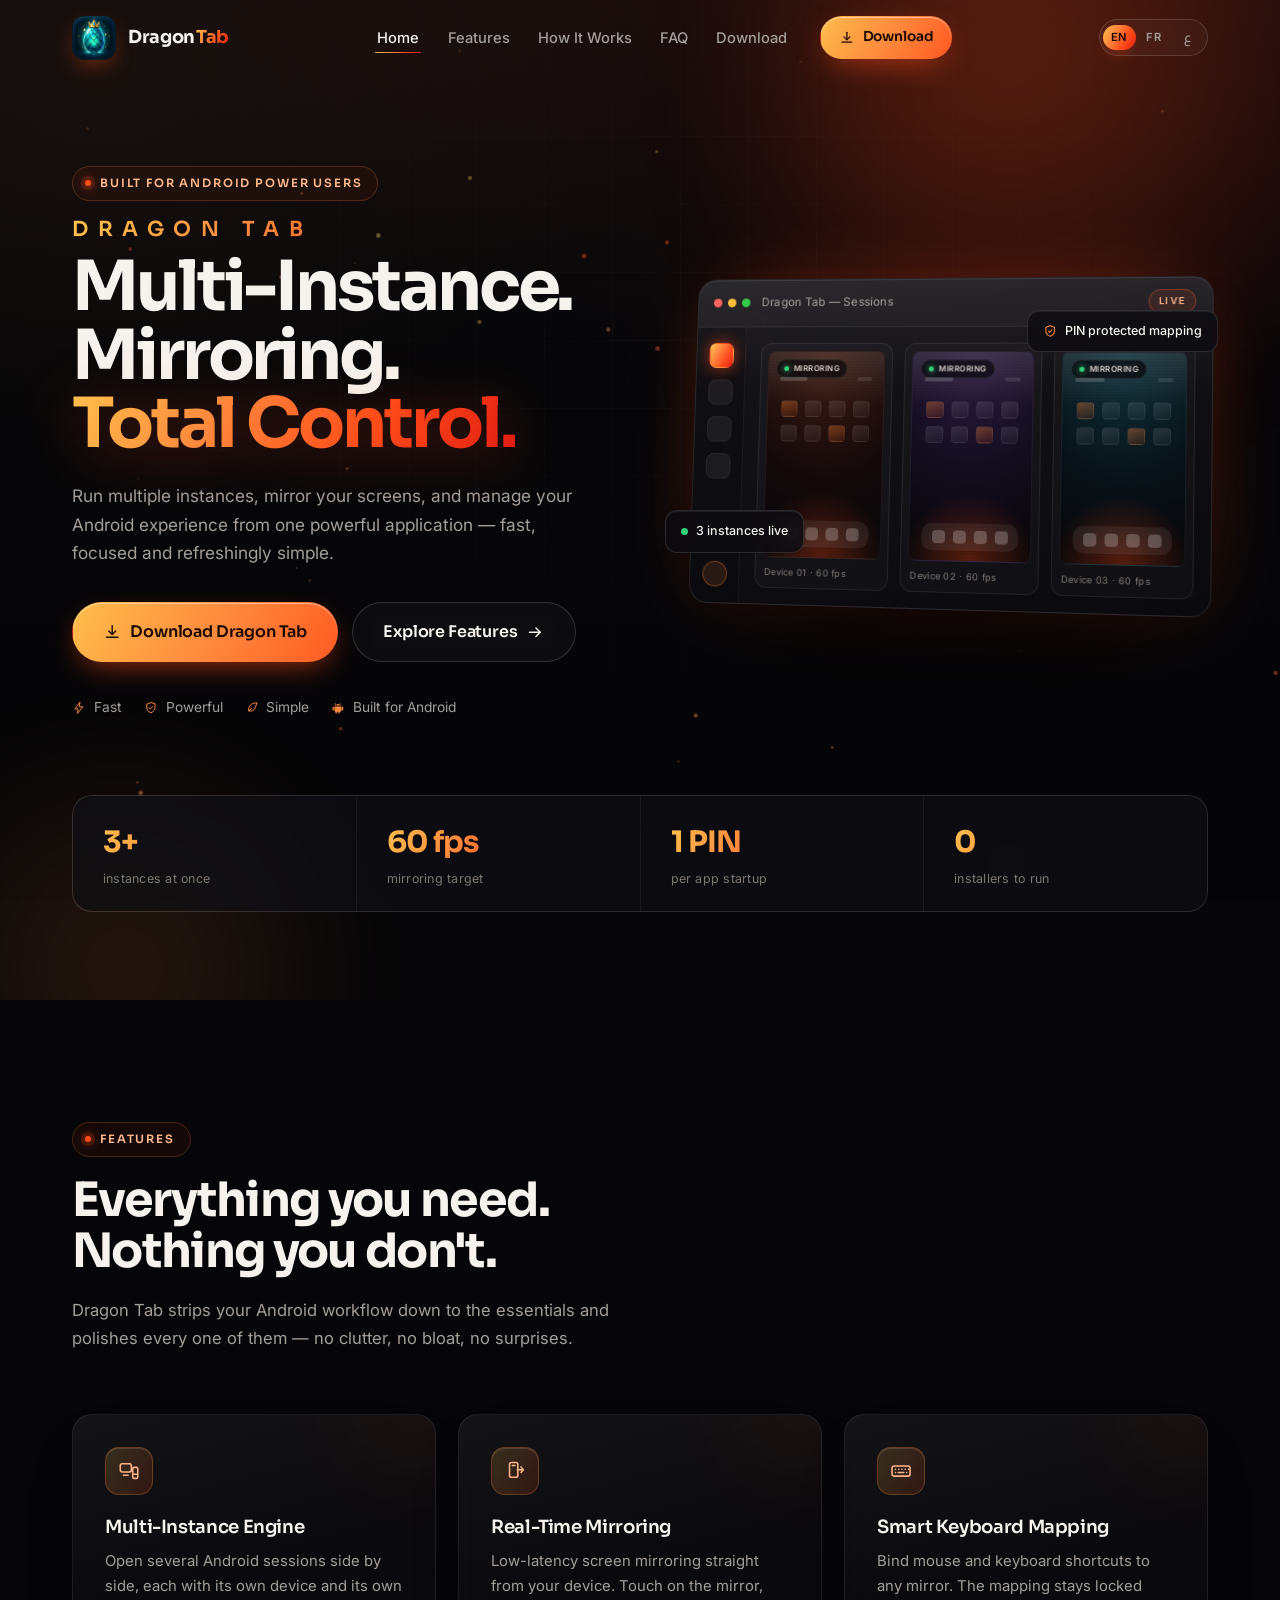
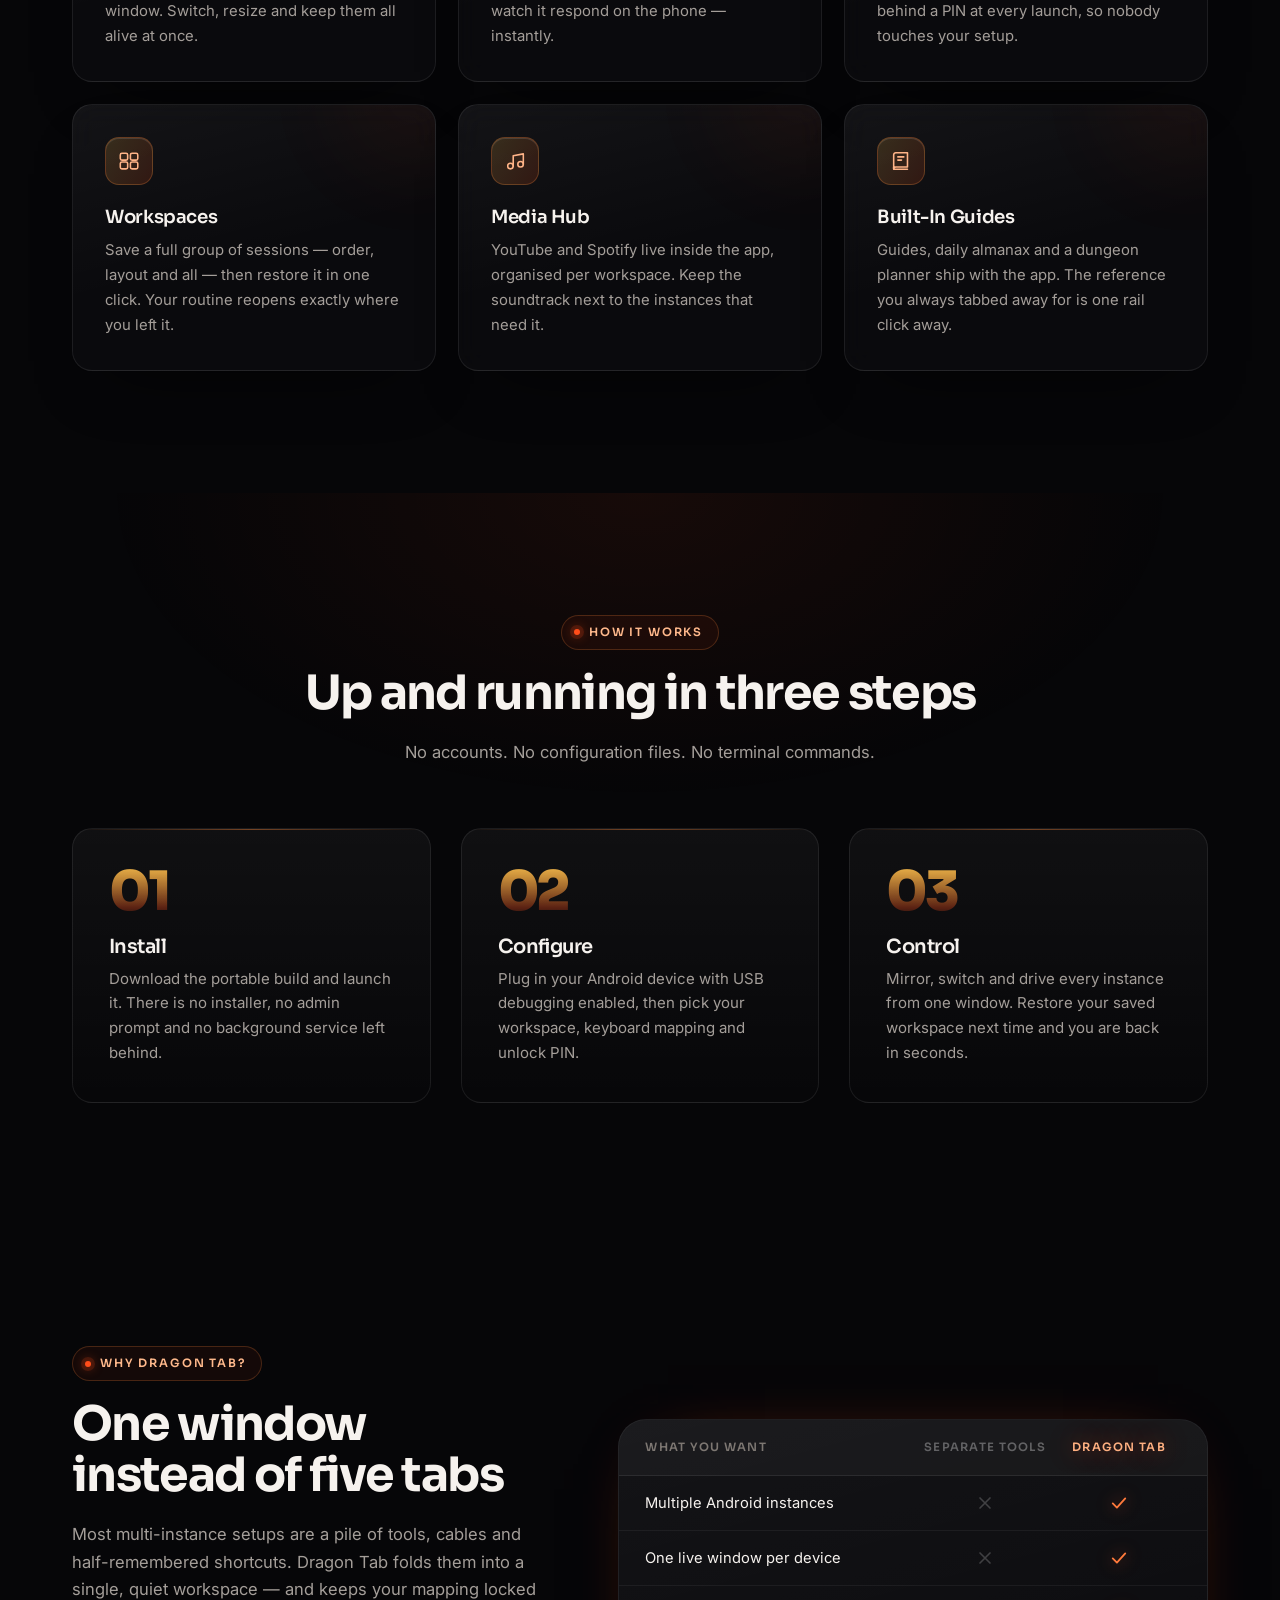
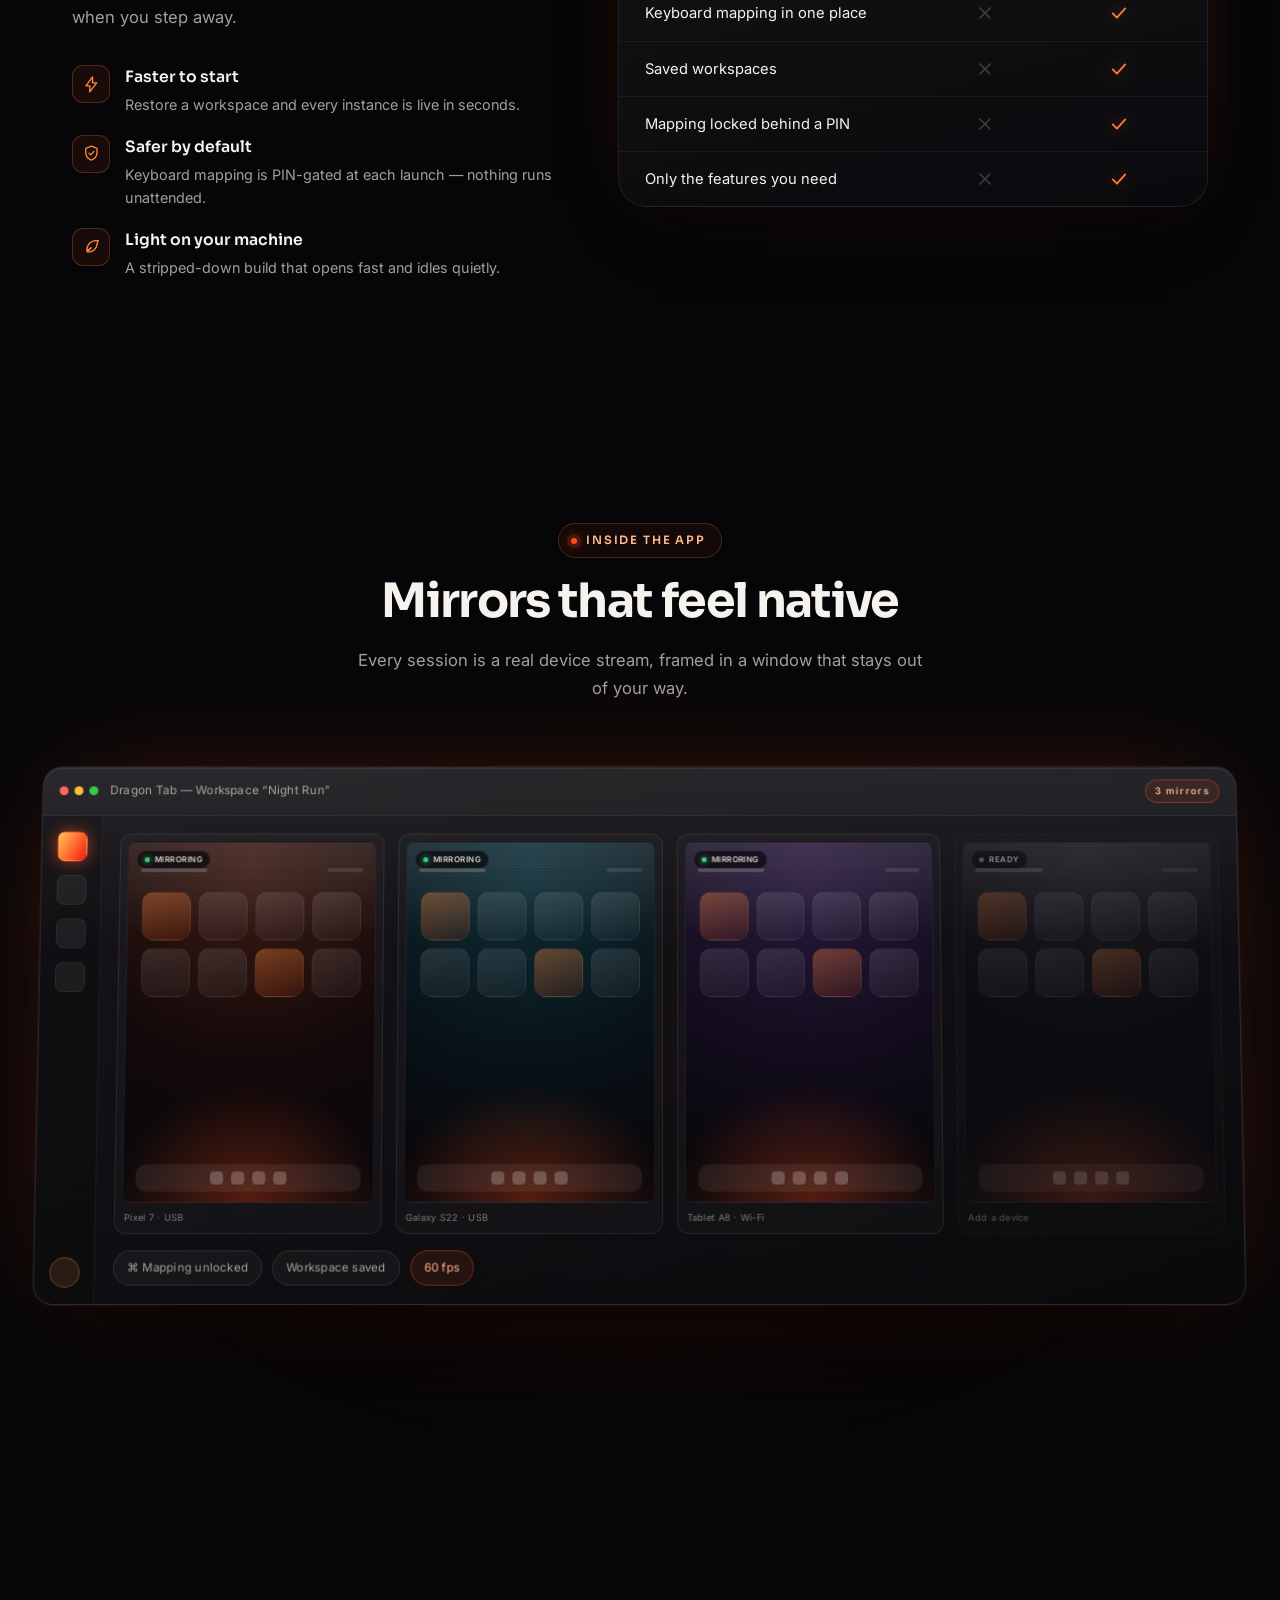
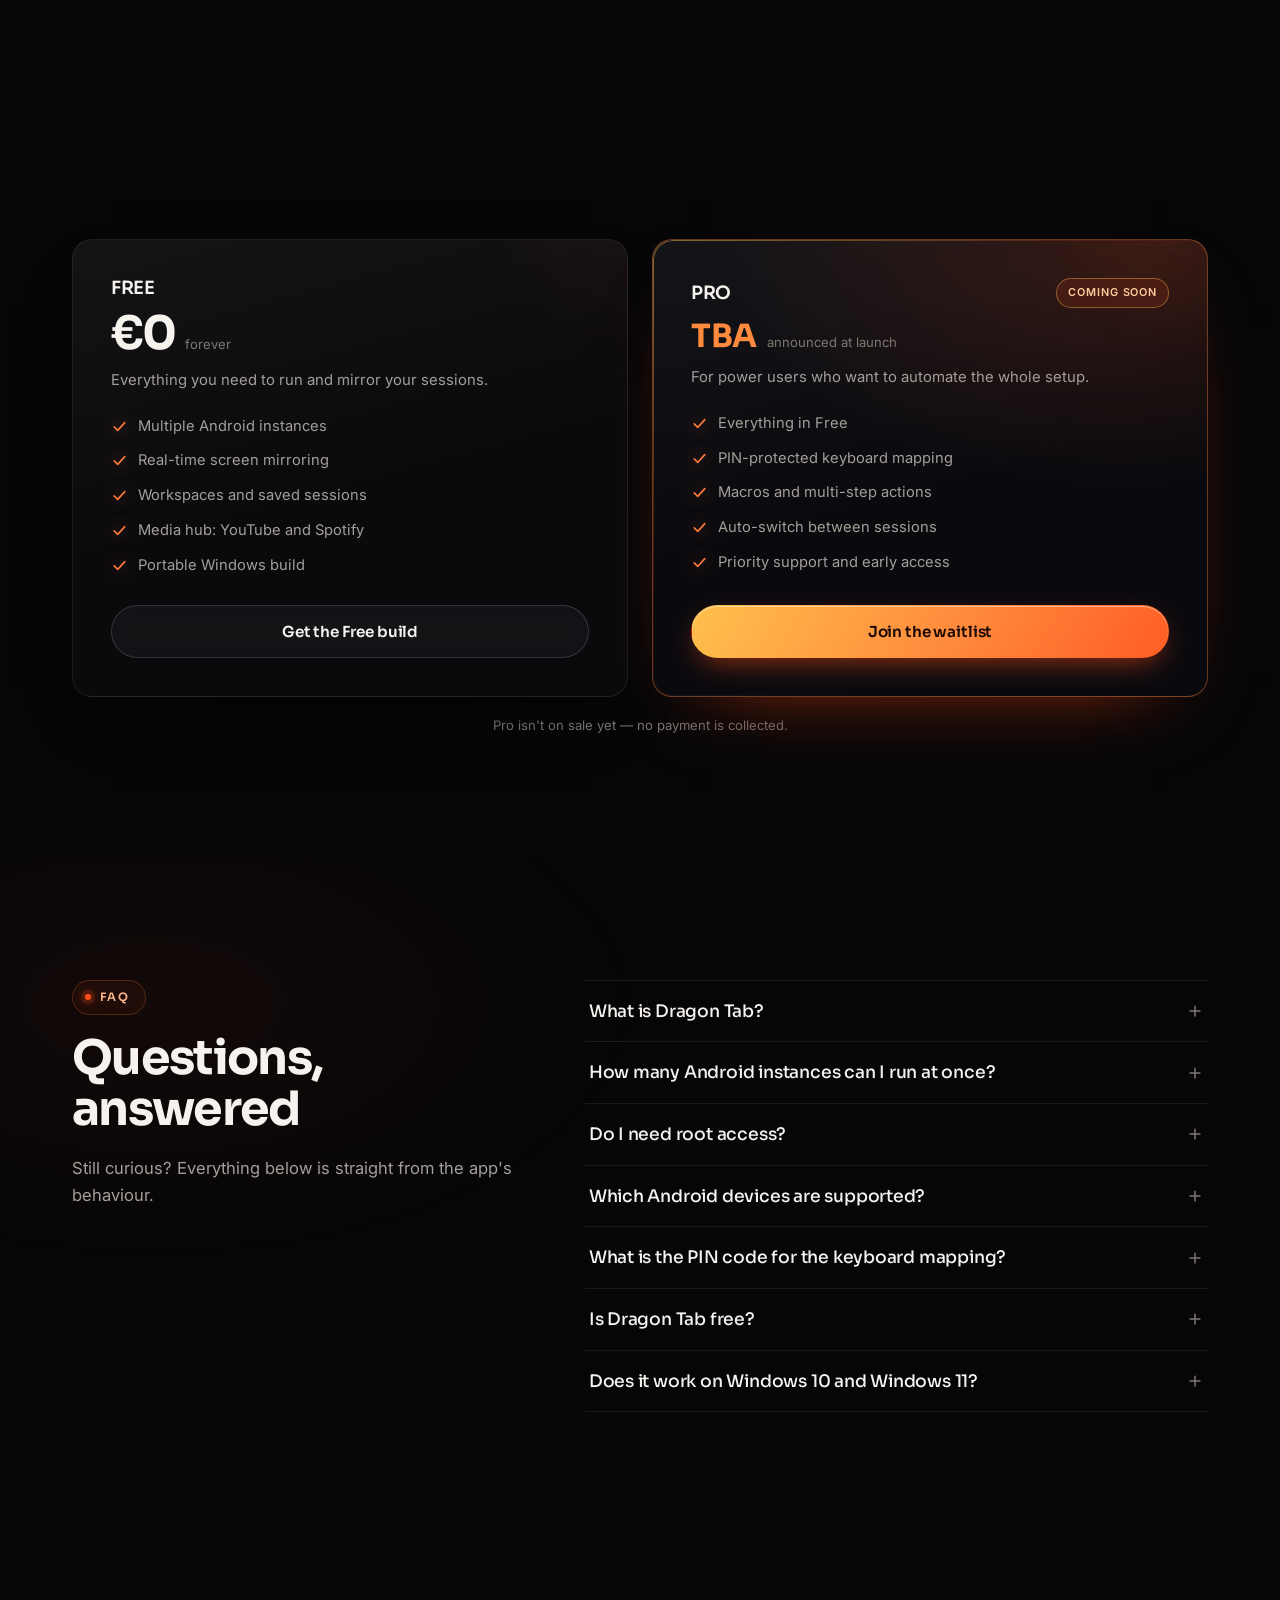
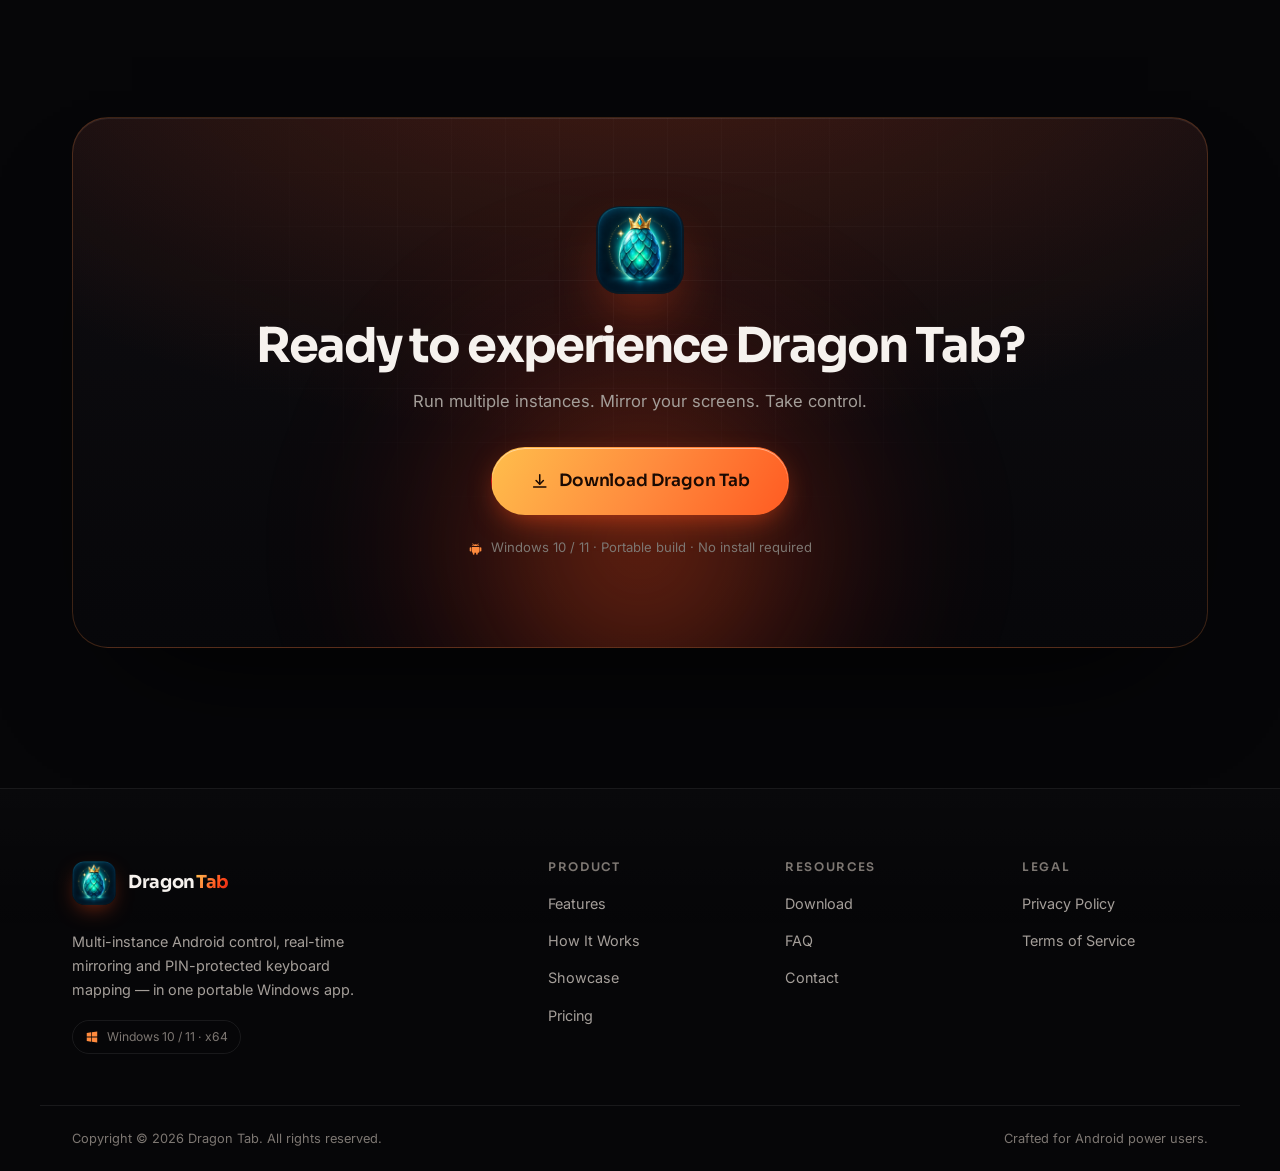
<file: index.html>
<!DOCTYPE html>
<html lang="en" data-page="landing">
<head>
  <meta charset="utf-8" />
  <meta name="viewport" content="width=device-width, initial-scale=1" />
  <script>
    (() => {
      try {
        const allowed = ['en', 'fr', 'ar'];
        const saved = localStorage.getItem('dragonTabLang');
        const nav = (navigator.language || 'en').slice(0, 2).toLowerCase();
        const lang = allowed.indexOf(saved) > -1 ? saved : allowed.indexOf(nav) > -1 ? nav : 'en';
        document.documentElement.lang = lang;
        document.documentElement.dir = lang === 'ar' ? 'rtl' : 'ltr';
      } catch (error) { /* storage blocked: keep the English markup */ }
    })();
  </script>
  <title>Dragon Tab — Multi-Instance Android Control &amp; Screen Mirroring for PC</title>
  <meta name="description" content="Dragon Tab is a Windows app to run multiple Android instances, mirror your phone screens in real time and control everything with a keyboard mapping — all from one powerful, lightweight interface." />
  <meta name="keywords" content="Dragon Tab, Dragon Tab Android, multi-instance Android, Android multi-instance app, screen mirroring Android, Android mirroring, multiple Android instances, Android instance manager" />
  <meta name="author" content="Dragon Tab" />
  <meta name="robots" content="index, follow" />
  <meta name="theme-color" content="#060608" />
  <meta name="color-scheme" content="dark" />
  <!-- Set canonical + og:url to the production domain at deploy time. -->
  <meta property="og:type" content="website" />
  <meta property="og:site_name" content="Dragon Tab" />
  <meta property="og:title" content="Dragon Tab — Multi-Instance. Mirroring. Total Control." />
  <meta property="og:description" content="Run multiple Android instances, mirror your screens and control everything from one lightweight Windows application." />
  <meta property="og:image" content="assets/img/og-image.png" />
  <meta property="og:image:width" content="1200" />
  <meta property="og:image:height" content="630" />
  <meta property="og:image:alt" content="Dragon Tab app icon with fire glow on a dark background" />
  <meta name="twitter:card" content="summary_large_image" />
  <meta name="twitter:title" content="Dragon Tab — Multi-Instance. Mirroring. Total Control." />
  <meta name="twitter:description" content="Run multiple Android instances, mirror your screens and control everything from one lightweight Windows application." />
  <meta name="twitter:image" content="assets/img/og-image.png" />

  <link rel="icon" type="image/svg+xml" href="assets/img/favicon.svg" />
  <link rel="apple-touch-icon" href="assets/img/logo-256.png" />
  <link rel="preconnect" href="https://fonts.googleapis.com" />
  <link rel="preconnect" href="https://fonts.gstatic.com" crossorigin />
  <link rel="stylesheet" href="https://fonts.googleapis.com/css2?family=Sora:wght@400;600;700;800&family=Inter:wght@400;500;600;700&family=Cairo:wght@400;600;700;800&display=swap" />
  <link rel="stylesheet" href="assets/css/styles.css" />
  <noscript><style>.acc-panel[hidden]{display:block!important}.acc-panel{max-height:none!important;opacity:1!important;padding-bottom:12px}</style></noscript>

  <script type="application/ld+json">
  {
    "@context": "https://schema.org",
    "@type": "SoftwareApplication",
    "name": "Dragon Tab",
    "applicationCategory": "UtilitiesApplication",
    "operatingSystem": "Windows 10, Windows 11",
    "description": "Dragon Tab lets you run multiple Android instances, mirror Android screens in real time and control them from one lightweight desktop application.",
    "downloadUrl": "downloads/Dragon-Tab-Lite-0.3.0-portable.exe",
    "softwareVersion": "0.3.0",
    "offers": { "@type": "Offer", "price": "0", "priceCurrency": "USD" },
    "featureList": [
      "Multi-instance Android sessions",
      "Real-time screen mirroring",
      "PIN-protected keyboard mapping",
      "Workspaces for sessions and tabs",
      "Spotify and YouTube media hub",
      "Built-in guides and planners"
    ]
  }
  </script>
  <script type="application/ld+json">
  {
    "@context": "https://schema.org",
    "@type": "FAQPage",
    "mainEntity": [
      { "@type": "Question", "name": "What is Dragon Tab?", "acceptedAnswer": { "@type": "Answer", "text": "Dragon Tab is a Windows desktop application that runs several Android sessions side by side, mirrors each screen in real time and lets you drive them from a single, lightweight interface." } },
      { "@type": "Question", "name": "How many Android instances can I run at once?", "acceptedAnswer": { "@type": "Answer", "text": "There is no artificial cap in the app. The real limit is your machine: each instance decodes a live video stream, so RAM, CPU and USB bandwidth decide how far you can go. Most laptops handle three to five instances comfortably." } },
      { "@type": "Question", "name": "Do I need root access?", "acceptedAnswer": { "@type": "Answer", "text": "No. Dragon Tab uses standard ADB debugging and scrcpy-style video streaming, both of which work on a stock, unrooted Android device." } },
      { "@type": "Question", "name": "Which Android devices are supported?", "acceptedAnswer": { "@type": "Answer", "text": "Any Android phone or tablet that exposes USB debugging through ADB is supported — wired USB is recommended for latency, and Wi-Fi ADB works on devices that allow it." } },
      { "@type": "Question", "name": "What is the PIN code for the keyboard mapping?", "acceptedAnswer": { "@type": "Answer", "text": "Keyboard mapping is locked at every startup. Enter your PIN once per launch to unlock shortcuts; the default PIN for new installs is 1234567890 and only a SHA-256 fingerprint of it is stored on disk." } },
      { "@type": "Question", "name": "Is Dragon Tab free?", "acceptedAnswer": { "@type": "Answer", "text": "The portable build is distributed as a free download. No installer, no background services — one executable you can move between machines." } },
      { "@type": "Question", "name": "Does it work on Windows 10 and Windows 11?", "acceptedAnswer": { "@type": "Answer", "text": "Yes. Dragon Tab ships as a portable x64 build for Windows 10 and Windows 11 and runs without an installation step." } },
      { "@type": "Question", "name": "Where is my data stored?", "acceptedAnswer": { "@type": "Answer", "text": "Sessions, workspaces and preferences live in your Windows user profile folder, so updating or moving the executable never wipes them. Nothing is uploaded to a server." } }
    ]
  }
  </script>
</head>
<body>
  <a class="skip-link" href="#main" data-i18n="a11y.skip">Skip to content</a>

  <svg class="sprite" aria-hidden="true" focusable="false" xmlns="http://www.w3.org/2000/svg">
    <symbol id="i-instances" viewBox="0 0 24 24" fill="none" stroke="currentColor" stroke-width="1.7" stroke-linecap="round" stroke-linejoin="round">
      <rect x="2.5" y="4" width="12" height="9" rx="2"/><path d="M6 16.5h5"/><rect x="16" y="8" width="5.5" height="12" rx="1.6"/><path d="M17 15.5h3.5"/>
    </symbol>
    <symbol id="i-mirror" viewBox="0 0 24 24" fill="none" stroke="currentColor" stroke-width="1.7" stroke-linecap="round" stroke-linejoin="round">
      <rect x="6" y="2.8" width="9" height="16" rx="2"/><path d="M9 6h3"/><path d="M14.5 10.5H21"/><path d="M18.5 7.5 21 10.5l-2.5 3"/>
    </symbol>
    <symbol id="i-keyboard" viewBox="0 0 24 24" fill="none" stroke="currentColor" stroke-width="1.7" stroke-linecap="round" stroke-linejoin="round">
      <rect x="2.2" y="6.5" width="19.6" height="11" rx="2.4"/><path d="M6 10h.01M9.5 10h.01M13 10h.01M16.5 10h.01M20 10h.01M6 13.5h.01M18 13.5h.01"/><path d="M9 13.5h6"/>
    </symbol>
    <symbol id="i-spaces" viewBox="0 0 24 24" fill="none" stroke="currentColor" stroke-width="1.7" stroke-linecap="round" stroke-linejoin="round">
      <rect x="2.5" y="3.5" width="8" height="7.5" rx="1.8"/><rect x="13.5" y="3.5" width="8" height="7.5" rx="1.8"/><rect x="2.5" y="13" width="8" height="7.5" rx="1.8"/><rect x="13.5" y="13" width="8" height="7.5" rx="1.8"/>
    </symbol>
    <symbol id="i-media" viewBox="0 0 24 24" fill="none" stroke="currentColor" stroke-width="1.7" stroke-linecap="round" stroke-linejoin="round">
      <circle cx="7" cy="17.5" r="3"/><circle cx="18" cy="15.5" r="3"/><path d="M10 17.5V6.2l11-2v11.3"/>
    </symbol>
    <symbol id="i-guide" viewBox="0 0 24 24" fill="none" stroke="currentColor" stroke-width="1.7" stroke-linecap="round" stroke-linejoin="round">
      <path d="M4 5.2A2.2 2.2 0 0 1 6.2 3H19v15.5H6.2A2.2 2.2 0 0 0 4 20.7z"/><path d="M4 18.5V21h15"/><path d="M8.5 7.5h6.5M8.5 11h4"/>
    </symbol>
    <symbol id="i-shield" viewBox="0 0 24 24" fill="none" stroke="currentColor" stroke-width="1.7" stroke-linecap="round" stroke-linejoin="round">
      <path d="M12 2.8 4.8 5.6v5.3c0 4.4 3 8.2 7.2 9.6 4.2-1.4 7.2-5.2 7.2-9.6V5.6z"/><path d="m8.9 11.7 2.2 2.2 4-4.3"/>
    </symbol>
    <symbol id="i-bolt" viewBox="0 0 24 24" fill="none" stroke="currentColor" stroke-width="1.7" stroke-linecap="round" stroke-linejoin="round">
      <path d="M13.5 2.5 5 13.8h5.2L9.8 21.5 18.8 10h-5.4z"/>
    </symbol>
    <symbol id="i-feather" viewBox="0 0 24 24" fill="none" stroke="currentColor" stroke-width="1.7" stroke-linecap="round" stroke-linejoin="round">
      <path d="M20.5 3.5c-5.6-.6-9.9 1.6-12.4 5.4-2 3-2.3 6.3-1.4 8.6L11 13"/><path d="M6.7 17.5c4.4 1.1 9.3-1 11.2-5.4 1.2-2.8 1.5-5.6 2.6-8.6"/><path d="m8 16 3.5-3.5"/>
    </symbol>
    <symbol id="i-download" viewBox="0 0 24 24" fill="none" stroke="currentColor" stroke-width="1.9" stroke-linecap="round" stroke-linejoin="round">
      <path d="M12 3.5v11"/><path d="m7.5 10.5 4.5 4.5 4.5-4.5"/><path d="M4.5 18.5h15"/>
    </symbol>
    <symbol id="i-arrow" viewBox="0 0 24 24" fill="none" stroke="currentColor" stroke-width="1.9" stroke-linecap="round" stroke-linejoin="round">
      <path d="M4.5 12h14"/><path d="m13 6.5 5.5 5.5-5.5 5.5"/>
    </symbol>
    <symbol id="i-check" viewBox="0 0 24 24" fill="none" stroke="currentColor" stroke-width="2.2" stroke-linecap="round" stroke-linejoin="round">
      <path d="m4.5 12.5 5 5 10-11"/>
    </symbol>
    <symbol id="i-cross" viewBox="0 0 24 24" fill="none" stroke="currentColor" stroke-width="2" stroke-linecap="round">
      <path d="M6 6l12 12M18 6 6 18"/>
    </symbol>
    <symbol id="i-plus" viewBox="0 0 24 24" fill="none" stroke="currentColor" stroke-width="2" stroke-linecap="round">
      <path d="M12 5.5v13M5.5 12h13"/>
    </symbol>
    <symbol id="i-windows" viewBox="0 0 24 24" fill="currentColor">
      <path d="M3 5.3 10.6 4v7.3H3zM11.8 3.8 21 2.5v8.8h-9.2zM3 12.7h7.6V20L3 18.7zM11.8 12.7H21v8.8l-9.2-1.3z"/>
    </symbol>
    <symbol id="i-android" viewBox="0 0 24 24" fill="currentColor">
      <path d="M6.4 9.4h11.2a.6.6 0 0 1 .6.6v6.6a2 2 0 0 1-2 2h-.7v2.1a1.3 1.3 0 1 1-2.6 0v-2.1h-2.6v2.1a1.3 1.3 0 1 1-2.6 0v-2.1H8a2 2 0 0 1-2-2V10a.6.6 0 0 1 .4-.6zM3.9 9.9a1.2 1.2 0 0 1 1.2 1.2v4.3a1.2 1.2 0 0 1-2.4 0v-4.3a1.2 1.2 0 0 1 1.2-1.2zm16.2 0a1.2 1.2 0 0 1 1.2 1.2v4.3a1.2 1.2 0 0 1-2.4 0v-4.3a1.2 1.2 0 0 1 1.2-1.2zM8.1 4.1l1 1.9a5.6 5.6 0 0 1 5.8 0l1-1.9a.55.55 0 0 1 .96.53l-1 1.86A5.4 5.4 0 0 1 18.2 8H5.8a5.4 5.4 0 0 1 2.3-1.5l-1-1.87a.55.55 0 1 1 .96-.53zM9.2 6.3a.7.7 0 1 0 0 1.4.7.7 0 0 0 0-1.4zm5.6 0a.7.7 0 1 0 0 1.4.7.7 0 0 0 0-1.4z"/>
    </symbol>
  </svg>

  <canvas id="embers" class="embers" aria-hidden="true"></canvas>

  <header class="site-header" id="siteHeader">
    <div class="container header-inner">
      <a class="brand" href="#top" aria-label="Dragon Tab — home" data-i18n-aria="common.brandHome">
        <img src="assets/img/logo-96.png" alt="" class="brand-mark" width="44" height="44" />
        <span class="brand-text">Dragon<span>Tab</span></span>
      </a>

      <nav class="nav" id="primaryNav" aria-label="Primary" data-i18n-aria="a11y.primaryNav">
        <ul class="nav-list">
          <li><a class="nav-link" href="#top" data-i18n="nav.home">Home</a></li>
          <li><a class="nav-link" href="#features" data-i18n="nav.features">Features</a></li>
          <li><a class="nav-link" href="#how" data-i18n="nav.how">How It Works</a></li>
          <li><a class="nav-link" href="#faq" data-i18n="nav.faq">FAQ</a></li>
          <li><a class="nav-link nav-link--download" href="#download" data-i18n="nav.download">Download</a></li>
        </ul>
        <a class="btn btn--primary btn--sm nav-cta" href="downloads/Dragon-Tab-Lite-0.3.0-portable.exe" download>
          <svg class="ico" aria-hidden="true"><use href="#i-download"/></svg>
          <span data-i18n="nav.download">Download</span>
        </a>
      </nav>

      <div class="header-tools">
        <div class="lang-switch" role="group" aria-label="Language" data-i18n-aria="a11y.language">
          <button class="lang-btn" type="button" data-lang-btn="en" lang="en" aria-pressed="true" aria-label="English">EN</button>
          <button class="lang-btn" type="button" data-lang-btn="fr" lang="fr" aria-pressed="false" aria-label="Français">FR</button>
          <button class="lang-btn" type="button" data-lang-btn="ar" lang="ar" aria-pressed="false" aria-label="العربية">ع</button>
        </div>

        <button class="nav-toggle" id="navToggle" type="button" aria-expanded="false" aria-controls="primaryNav" aria-label="Open menu" data-i18n-aria="a11y.menuOpen">
          <span class="nav-toggle-bar"></span>
          <span class="nav-toggle-bar"></span>
          <span class="nav-toggle-bar"></span>
        </button>
      </div>
    </div>
  </header>

  <main id="main">
    <section class="hero" id="top">
      <div class="hero-bg" aria-hidden="true">
        <span class="orb orb--1"></span>
        <span class="orb orb--2"></span>
        <span class="grid-lines"></span>
      </div>

      <div class="container hero-inner">
        <div class="hero-copy">
          <p class="eyebrow reveal" data-reveal>
            <span class="eyebrow-dot"></span>
            <span data-i18n="hero.eyebrow">Built for Android power users</span>
          </p>

          <h1 class="hero-title reveal" data-reveal>
            <span class="hero-title-brand">Dragon Tab</span>
            <span class="hero-title-main" data-i18n-html="hero.title">Multi-Instance.<br />Mirroring.<br /><em>Total Control.</em></span>
          </h1>

          <p class="hero-sub reveal" data-reveal data-i18n="hero.sub">
            Run multiple instances, mirror your screens, and manage your Android experience
            from one powerful application — fast, focused and refreshingly simple.
          </p>

          <div class="hero-actions reveal" data-reveal>
            <a class="btn btn--primary btn--lg" href="downloads/Dragon-Tab-Lite-0.3.0-portable.exe" download>
              <svg class="ico" aria-hidden="true"><use href="#i-download"/></svg>
              <span data-i18n="hero.ctaDownload">Download Dragon Tab</span>
            </a>
            <a class="btn btn--ghost btn--lg" href="#features">
              <span data-i18n="hero.ctaExplore">Explore Features</span>
              <svg class="ico" aria-hidden="true"><use href="#i-arrow"/></svg>
            </a>
          </div>

          <ul class="trust-pills reveal" data-reveal>
            <li><svg class="ico" aria-hidden="true"><use href="#i-bolt"/></svg><span data-i18n="hero.pillFast">Fast</span></li>
            <li><svg class="ico" aria-hidden="true"><use href="#i-shield"/></svg><span data-i18n="hero.pillPowerful">Powerful</span></li>
            <li><svg class="ico" aria-hidden="true"><use href="#i-feather"/></svg><span data-i18n="hero.pillSimple">Simple</span></li>
            <li><svg class="ico" aria-hidden="true"><use href="#i-android"/></svg><span data-i18n="hero.pillAndroid">Built for Android</span></li>
          </ul>
        </div>

        <div class="hero-visual reveal" data-reveal>
          <div class="app-frame app-frame--hero" aria-label="Dragon Tab application preview" data-i18n-aria="a11y.appPreview">
            <div class="app-titlebar">
              <span class="dots"><i></i><i></i><i></i></span>
              <span class="app-title" data-i18n="app.title">Dragon Tab — Sessions</span>
              <span class="app-tag" data-i18n="app.live">LIVE</span>
            </div>
            <div class="app-body">
              <aside class="app-rail" aria-hidden="true">
                <span class="rail-btn is-active"></span>
                <span class="rail-btn"></span>
                <span class="rail-btn"></span>
                <span class="rail-btn"></span>
                <span class="rail-btn rail-btn--pin"></span>
              </aside>
              <div class="mirror-grid">
                <figure class="mirror tilt-a">
                  <div class="mirror-screen screen--ember">
                    <span class="screen-status"><i></i><span data-i18n="showcase.status">Mirroring</span></span>
                    <div class="phone" aria-hidden="true"><span class="phone-top"><i></i><i></i></span><span class="phone-apps"><i></i><i></i><i></i><i></i><i></i><i></i><i></i><i></i></span><span class="phone-dock"><i></i><i></i><i></i><i></i></span></div>
                  </div>
                  <figcaption data-i18n="app.device1">Device 01 · 60 fps</figcaption>
                </figure>
                <figure class="mirror tilt-b">
                  <div class="mirror-screen screen--violet">
                    <span class="screen-status"><i></i><span data-i18n="showcase.status">Mirroring</span></span>
                    <div class="phone" aria-hidden="true"><span class="phone-top"><i></i><i></i></span><span class="phone-apps"><i></i><i></i><i></i><i></i><i></i><i></i><i></i><i></i></span><span class="phone-dock"><i></i><i></i><i></i><i></i></span></div>
                  </div>
                  <figcaption data-i18n="app.device2">Device 02 · 60 fps</figcaption>
                </figure>
                <figure class="mirror tilt-c">
                  <div class="mirror-screen screen--cyan">
                    <span class="screen-status"><i></i><span data-i18n="showcase.status">Mirroring</span></span>
                    <div class="phone" aria-hidden="true"><span class="phone-top"><i></i><i></i></span><span class="phone-apps"><i></i><i></i><i></i><i></i><i></i><i></i><i></i><i></i></span><span class="phone-dock"><i></i><i></i><i></i><i></i></span></div>
                  </div>
                  <figcaption data-i18n="app.device3">Device 03 · 60 fps</figcaption>
                </figure>
              </div>
            </div>
          </div>

          <div class="float-chip chip--live" aria-hidden="true">
            <span class="pulse-dot"></span>
            <span data-i18n="app.chipLive">3 instances live</span>
          </div>
          <div class="float-chip chip--pin" aria-hidden="true">
            <svg class="ico" aria-hidden="true"><use href="#i-shield"/></svg>
            <span data-i18n="app.chipPin">PIN protected mapping</span>
          </div>
        </div>
      </div>

      <div class="container">
        <ul class="stat-strip reveal" data-reveal>
          <li><strong>3+</strong><span data-i18n="stats.instances">instances at once</span></li>
          <li><strong>60 fps</strong><span data-i18n="stats.fps">mirroring target</span></li>
          <li><strong>1 PIN</strong><span data-i18n="stats.pin">per app startup</span></li>
          <li><strong>0</strong><span data-i18n="stats.installers">installers to run</span></li>
        </ul>
      </div>
    </section>

    <section class="section" id="features">
      <div class="container">
        <header class="section-head">
          <p class="eyebrow reveal" data-reveal><span class="eyebrow-dot"></span><span data-i18n="features.eyebrow">Features</span></p>
          <h2 class="section-title reveal" data-reveal data-i18n-html="features.title">Everything you need.<br />Nothing you don't.</h2>
          <p class="section-lead reveal" data-reveal data-i18n="features.lead">
            Dragon Tab strips your Android workflow down to the essentials and polishes
            every one of them — no clutter, no bloat, no surprises.
          </p>
        </header>

        <div class="feature-grid">
          <article class="card reveal" data-reveal>
            <span class="card-icon"><svg class="ico" aria-hidden="true"><use href="#i-instances"/></svg></span>
            <h3 data-i18n="features.c1Title">Multi-Instance Engine</h3>
            <p data-i18n="features.c1Text">Open several Android sessions side by side, each with its own device and its own window. Switch, resize and keep them all alive at once.</p>
            <span class="card-glow" aria-hidden="true"></span>
          </article>

          <article class="card reveal" data-reveal>
            <span class="card-icon"><svg class="ico" aria-hidden="true"><use href="#i-mirror"/></svg></span>
            <h3 data-i18n="features.c2Title">Real-Time Mirroring</h3>
            <p data-i18n="features.c2Text">Low-latency screen mirroring straight from your device. Touch on the mirror, watch it respond on the phone — instantly.</p>
            <span class="card-glow" aria-hidden="true"></span>
          </article>

          <article class="card reveal" data-reveal>
            <span class="card-icon"><svg class="ico" aria-hidden="true"><use href="#i-keyboard"/></svg></span>
            <h3 data-i18n="features.c3Title">Smart Keyboard Mapping</h3>
            <p data-i18n="features.c3Text">Bind mouse and keyboard shortcuts to any mirror. The mapping stays locked behind a PIN at every launch, so nobody touches your setup.</p>
            <span class="card-glow" aria-hidden="true"></span>
          </article>

          <article class="card reveal" data-reveal>
            <span class="card-icon"><svg class="ico" aria-hidden="true"><use href="#i-spaces"/></svg></span>
            <h3 data-i18n="features.c4Title">Workspaces</h3>
            <p data-i18n="features.c4Text">Save a full group of sessions — order, layout and all — then restore it in one click. Your routine reopens exactly where you left it.</p>
            <span class="card-glow" aria-hidden="true"></span>
          </article>

          <article class="card reveal" data-reveal>
            <span class="card-icon"><svg class="ico" aria-hidden="true"><use href="#i-media"/></svg></span>
            <h3 data-i18n="features.c5Title">Media Hub</h3>
            <p data-i18n="features.c5Text">YouTube and Spotify live inside the app, organised per workspace. Keep the soundtrack next to the instances that need it.</p>
            <span class="card-glow" aria-hidden="true"></span>
          </article>

          <article class="card reveal" data-reveal>
            <span class="card-icon"><svg class="ico" aria-hidden="true"><use href="#i-guide"/></svg></span>
            <h3 data-i18n="features.c6Title">Built-In Guides</h3>
            <p data-i18n="features.c6Text">Guides, daily almanax and a dungeon planner ship with the app. The reference you always tabbed away for is one rail click away.</p>
            <span class="card-glow" aria-hidden="true"></span>
          </article>
        </div>
      </div>
    </section>

    <section class="section section--how" id="how">
      <div class="container">
        <header class="section-head section-head--center">
          <p class="eyebrow reveal" data-reveal><span class="eyebrow-dot"></span><span data-i18n="how.eyebrow">How It Works</span></p>
          <h2 class="section-title reveal" data-reveal data-i18n="how.title">Up and running in three steps</h2>
          <p class="section-lead reveal" data-reveal data-i18n="how.lead">No accounts. No configuration files. No terminal commands.</p>
        </header>

        <ol class="steps">
          <li class="step reveal" data-reveal>
            <span class="step-number">01</span>
            <h3 data-i18n="how.s1Title">Install</h3>
            <p data-i18n="how.s1Text">Download the portable build and launch it. There is no installer, no admin prompt and no background service left behind.</p>
          </li>
          <li class="step reveal" data-reveal>
            <span class="step-number">02</span>
            <h3 data-i18n="how.s2Title">Configure</h3>
            <p data-i18n="how.s2Text">Plug in your Android device with USB debugging enabled, then pick your workspace, keyboard mapping and unlock PIN.</p>
          </li>
          <li class="step reveal" data-reveal>
            <span class="step-number">03</span>
            <h3 data-i18n="how.s3Title">Control</h3>
            <p data-i18n="how.s3Text">Mirror, switch and drive every instance from one window. Restore your saved workspace next time and you are back in seconds.</p>
          </li>
        </ol>
      </div>
    </section>

    <section class="section" id="why">
      <div class="container why-inner">
        <div class="why-copy">
          <p class="eyebrow reveal" data-reveal><span class="eyebrow-dot"></span><span data-i18n="why.eyebrow">Why Dragon Tab?</span></p>
          <h2 class="section-title reveal" data-reveal data-i18n="why.title">One window instead of five tabs</h2>
          <p class="section-lead reveal" data-reveal data-i18n="why.lead">
            Most multi-instance setups are a pile of tools, cables and half-remembered
            shortcuts. Dragon Tab folds them into a single, quiet workspace — and keeps
            your mapping locked when you step away.
          </p>

          <ul class="benefits reveal" data-reveal>
            <li><span class="benefit-ico"><svg class="ico" aria-hidden="true"><use href="#i-bolt"/></svg></span><div><strong data-i18n="why.b1Title">Faster to start</strong><p data-i18n="why.b1Text">Restore a workspace and every instance is live in seconds.</p></div></li>
            <li><span class="benefit-ico"><svg class="ico" aria-hidden="true"><use href="#i-shield"/></svg></span><div><strong data-i18n="why.b2Title">Safer by default</strong><p data-i18n="why.b2Text">Keyboard mapping is PIN-gated at each launch — nothing runs unattended.</p></div></li>
            <li><span class="benefit-ico"><svg class="ico" aria-hidden="true"><use href="#i-feather"/></svg></span><div><strong data-i18n="why.b3Title">Light on your machine</strong><p data-i18n="why.b3Text">A stripped-down build that opens fast and idles quietly.</p></div></li>
          </ul>
        </div>

        <div class="compare reveal" data-reveal>
          <div class="compare-head">
            <span class="compare-col" data-i18n="why.compareWant">What you want</span>
            <span class="compare-col compare-col--old" data-i18n="why.compareOld">Separate tools</span>
            <span class="compare-col compare-col--new" data-i18n="why.compareNew">Dragon Tab</span>
          </div>
          <ul class="compare-rows">
            <li><span class="compare-col" data-i18n="why.r1">Multiple Android instances</span><span class="compare-col compare-col--old"><svg class="ico ico--x" aria-hidden="true"><use href="#i-cross"/></svg></span><span class="compare-col compare-col--new"><svg class="ico ico--ok" aria-hidden="true"><use href="#i-check"/></svg></span></li>
            <li><span class="compare-col" data-i18n="why.r2">One live window per device</span><span class="compare-col compare-col--old"><svg class="ico ico--x" aria-hidden="true"><use href="#i-cross"/></svg></span><span class="compare-col compare-col--new"><svg class="ico ico--ok" aria-hidden="true"><use href="#i-check"/></svg></span></li>
            <li><span class="compare-col" data-i18n="why.r3">Keyboard mapping in one place</span><span class="compare-col compare-col--old"><svg class="ico ico--x" aria-hidden="true"><use href="#i-cross"/></svg></span><span class="compare-col compare-col--new"><svg class="ico ico--ok" aria-hidden="true"><use href="#i-check"/></svg></span></li>
            <li><span class="compare-col" data-i18n="why.r4">Saved workspaces</span><span class="compare-col compare-col--old"><svg class="ico ico--x" aria-hidden="true"><use href="#i-cross"/></svg></span><span class="compare-col compare-col--new"><svg class="ico ico--ok" aria-hidden="true"><use href="#i-check"/></svg></span></li>
            <li><span class="compare-col" data-i18n="why.r5">Mapping locked behind a PIN</span><span class="compare-col compare-col--old"><svg class="ico ico--x" aria-hidden="true"><use href="#i-cross"/></svg></span><span class="compare-col compare-col--new"><svg class="ico ico--ok" aria-hidden="true"><use href="#i-check"/></svg></span></li>
            <li><span class="compare-col" data-i18n="why.r6">Only the features you need</span><span class="compare-col compare-col--old"><svg class="ico ico--x" aria-hidden="true"><use href="#i-cross"/></svg></span><span class="compare-col compare-col--new"><svg class="ico ico--ok" aria-hidden="true"><use href="#i-check"/></svg></span></li>
          </ul>
        </div>
      </div>
    </section>

    <section class="section section--showcase" id="showcase">
      <div class="container">
        <header class="section-head section-head--center">
          <p class="eyebrow reveal" data-reveal><span class="eyebrow-dot"></span><span data-i18n="showcase.eyebrow">Inside The App</span></p>
          <h2 class="section-title reveal" data-reveal data-i18n="showcase.title">Mirrors that feel native</h2>
          <p class="section-lead reveal" data-reveal data-i18n="showcase.lead">
            Every session is a real device stream, framed in a window that stays out of your way.
          </p>
        </header>
      </div>

      <div class="showcase-wrap reveal" data-reveal>
        <div class="showcase-glow" aria-hidden="true"></div>
        <div class="app-frame app-frame--showcase">
          <div class="app-titlebar">
            <span class="dots"><i></i><i></i><i></i></span>
            <span class="app-title" data-i18n="showcase.window">Dragon Tab — Workspace “Night Run”</span>
            <span class="app-tag" data-i18n="showcase.tag">3 mirrors</span>
          </div>
          <div class="app-body">
            <aside class="app-rail" aria-hidden="true">
              <span class="rail-btn is-active"></span>
              <span class="rail-btn"></span>
              <span class="rail-btn"></span>
              <span class="rail-btn"></span>
              <span class="rail-btn rail-btn--pin"></span>
            </aside>
            <div class="showcase-main">
              <div class="mirror-grid mirror-grid--wide">
                <figure class="mirror">
                  <div class="mirror-screen screen--ember"><span class="screen-status"><i></i><span data-i18n="showcase.status">Mirroring</span></span><div class="phone" aria-hidden="true"><span class="phone-top"><i></i><i></i></span><span class="phone-apps"><i></i><i></i><i></i><i></i><i></i><i></i><i></i><i></i></span><span class="phone-dock"><i></i><i></i><i></i><i></i></span></div></div>
                  <figcaption data-i18n="showcase.cap1">Pixel 7 · USB</figcaption>
                </figure>
                <figure class="mirror">
                  <div class="mirror-screen screen--cyan"><span class="screen-status"><i></i><span data-i18n="showcase.status">Mirroring</span></span><div class="phone" aria-hidden="true"><span class="phone-top"><i></i><i></i></span><span class="phone-apps"><i></i><i></i><i></i><i></i><i></i><i></i><i></i><i></i></span><span class="phone-dock"><i></i><i></i><i></i><i></i></span></div></div>
                  <figcaption data-i18n="showcase.cap2">Galaxy S22 · USB</figcaption>
                </figure>
                <figure class="mirror">
                  <div class="mirror-screen screen--violet"><span class="screen-status"><i></i><span data-i18n="showcase.status">Mirroring</span></span><div class="phone" aria-hidden="true"><span class="phone-top"><i></i><i></i></span><span class="phone-apps"><i></i><i></i><i></i><i></i><i></i><i></i><i></i><i></i></span><span class="phone-dock"><i></i><i></i><i></i><i></i></span></div></div>
                  <figcaption data-i18n="showcase.cap3">Tablet A8 · Wi-Fi</figcaption>
                </figure>
                <figure class="mirror mirror--idle">
                  <div class="mirror-screen"><span class="screen-status screen-status--idle"><i></i><span data-i18n="showcase.statusIdle">Ready</span></span><div class="phone" aria-hidden="true"><span class="phone-top"><i></i><i></i></span><span class="phone-apps"><i></i><i></i><i></i><i></i><i></i><i></i><i></i><i></i></span><span class="phone-dock"><i></i><i></i><i></i><i></i></span></div></div>
                  <figcaption data-i18n="showcase.add">Add a device</figcaption>
                </figure>
              </div>
              <div class="showcase-bar" aria-hidden="true">
                <span class="bar-pill"><span aria-hidden="true">⌘&nbsp;</span><span data-i18n="showcase.bar1">Mapping unlocked</span></span>
                <span class="bar-pill" data-i18n="showcase.bar2">Workspace saved</span>
                <span class="bar-pill bar-pill--accent" data-i18n="showcase.bar3">60 fps</span>
              </div>
            </div>
          </div>
        </div>
      </div>
    </section>

    <section class="section section--pricing" id="pricing">
      <div class="container">
        <header class="section-head section-head--center">
          <p class="eyebrow reveal" data-reveal><span class="eyebrow-dot"></span><span data-i18n="pricing.eyebrow">Editions</span></p>
          <h2 class="section-title reveal" data-reveal data-i18n-html="pricing.title">Free to start.<br />Pro when you're ready.</h2>
          <p class="section-lead reveal" data-reveal data-i18n="pricing.lead">
            Free covers everyday mirroring. Pro adds the power tools — and it's on the way.
          </p>
        </header>

        <div class="pricing-grid">
          <article class="card price-card reveal" data-reveal>
            <header class="price-head">
              <h3 class="price-name" data-i18n="pricing.freeName">Free</h3>
            </header>
            <p class="price-amount">
              <span class="price-value" data-i18n="pricing.freePrice">€0</span>
              <span class="price-period" data-i18n="pricing.freePeriod">forever</span>
            </p>
            <p class="price-desc" data-i18n="pricing.freeDesc">Everything you need to run and mirror your sessions.</p>
            <ul class="price-list">
              <li><svg class="ico ico--ok" aria-hidden="true"><use href="#i-check"/></svg><span data-i18n="pricing.free1">Multiple Android instances</span></li>
              <li><svg class="ico ico--ok" aria-hidden="true"><use href="#i-check"/></svg><span data-i18n="pricing.free2">Real-time screen mirroring</span></li>
              <li><svg class="ico ico--ok" aria-hidden="true"><use href="#i-check"/></svg><span data-i18n="pricing.free3">Workspaces and saved sessions</span></li>
              <li><svg class="ico ico--ok" aria-hidden="true"><use href="#i-check"/></svg><span data-i18n="pricing.free4">Media hub: YouTube and Spotify</span></li>
              <li><svg class="ico ico--ok" aria-hidden="true"><use href="#i-check"/></svg><span data-i18n="pricing.free5">Portable Windows build</span></li>
            </ul>
            <a class="btn btn--ghost price-cta" href="#download" data-i18n="pricing.freeCta">Get the Free build</a>
            <span class="card-glow" aria-hidden="true"></span>
          </article>

          <article class="card price-card price-card--pro reveal" data-reveal>
            <header class="price-head">
              <h3 class="price-name" data-i18n="pricing.proName">Pro</h3>
              <span class="price-badge" data-i18n="pricing.proBadge">Coming soon</span>
            </header>
            <p class="price-amount">
              <span class="price-value price-value--soon" data-i18n="pricing.proPrice">TBA</span>
              <span class="price-period" data-i18n="pricing.proPeriod">announced at launch</span>
            </p>
            <p class="price-desc" data-i18n="pricing.proDesc">For power users who want to automate the whole setup.</p>
            <ul class="price-list">
              <li><svg class="ico ico--ok" aria-hidden="true"><use href="#i-check"/></svg><span data-i18n="pricing.pro1">Everything in Free</span></li>
              <li><svg class="ico ico--ok" aria-hidden="true"><use href="#i-check"/></svg><span data-i18n="pricing.pro2">PIN-protected keyboard mapping</span></li>
              <li><svg class="ico ico--ok" aria-hidden="true"><use href="#i-check"/></svg><span data-i18n="pricing.pro3">Macros and multi-step actions</span></li>
              <li><svg class="ico ico--ok" aria-hidden="true"><use href="#i-check"/></svg><span data-i18n="pricing.pro4">Auto-switch between sessions</span></li>
              <li><svg class="ico ico--ok" aria-hidden="true"><use href="#i-check"/></svg><span data-i18n="pricing.pro5">Priority support and early access</span></li>
            </ul>
            <a class="btn btn--primary price-cta" href="contact.html" data-i18n="pricing.proCta">Join the waitlist</a>
            <span class="card-glow" aria-hidden="true"></span>
          </article>
        </div>

        <p class="pricing-note reveal" data-reveal data-i18n="pricing.note">Pro isn't on sale yet — no payment is collected.</p>
      </div>
    </section>

    <section class="section section--faq" id="faq">
      <div class="container faq-inner">
        <header class="section-head">
          <p class="eyebrow reveal" data-reveal><span class="eyebrow-dot"></span><span data-i18n="faq.eyebrow">FAQ</span></p>
          <h2 class="section-title reveal" data-reveal data-i18n="faq.title">Questions, answered</h2>
          <p class="section-lead reveal" data-reveal data-i18n="faq.lead">Still curious? Everything below is straight from the app's behaviour.</p>
        </header>

        <div class="accordion" id="faqAccordion">
          <div class="acc-item reveal" data-reveal>
            <h3><button class="acc-trigger" type="button" aria-expanded="false" aria-controls="faq-a1" id="faq-q1">
              <span data-i18n="faq.q1">What is Dragon Tab?</span>
              <svg class="ico acc-ico" aria-hidden="true"><use href="#i-plus"/></svg>
            </button></h3>
            <div class="acc-panel" id="faq-a1" role="region" aria-labelledby="faq-q1" hidden>
              <p data-i18n="faq.a1">Dragon Tab is a Windows desktop application that runs several Android sessions side by side, mirrors each screen in real time and lets you drive them from a single, lightweight interface.</p>
            </div>
          </div>

          <div class="acc-item reveal" data-reveal>
            <h3><button class="acc-trigger" type="button" aria-expanded="false" aria-controls="faq-a2" id="faq-q2">
              <span data-i18n="faq.q2">How many Android instances can I run at once?</span>
              <svg class="ico acc-ico" aria-hidden="true"><use href="#i-plus"/></svg>
            </button></h3>
            <div class="acc-panel" id="faq-a2" role="region" aria-labelledby="faq-q2" hidden>
              <p data-i18n="faq.a2">There is no artificial cap in the app. The real limit is your machine: each instance decodes a live video stream, so RAM, CPU and USB bandwidth decide how far you can go. Most laptops handle three to five instances comfortably.</p>
            </div>
          </div>

          <div class="acc-item reveal" data-reveal>
            <h3><button class="acc-trigger" type="button" aria-expanded="false" aria-controls="faq-a3" id="faq-q3">
              <span data-i18n="faq.q3">Do I need root access?</span>
              <svg class="ico acc-ico" aria-hidden="true"><use href="#i-plus"/></svg>
            </button></h3>
            <div class="acc-panel" id="faq-a3" role="region" aria-labelledby="faq-q3" hidden>
              <p data-i18n="faq.a3">No. Dragon Tab works with standard ADB debugging and scrcpy-style video streaming, both of which run on a stock, unrooted Android device.</p>
            </div>
          </div>

          <div class="acc-item reveal" data-reveal>
            <h3><button class="acc-trigger" type="button" aria-expanded="false" aria-controls="faq-a4" id="faq-q4">
              <span data-i18n="faq.q4">Which Android devices are supported?</span>
              <svg class="ico acc-ico" aria-hidden="true"><use href="#i-plus"/></svg>
            </button></h3>
            <div class="acc-panel" id="faq-a4" role="region" aria-labelledby="faq-q4" hidden>
              <p data-i18n="faq.a4">Any phone or tablet that exposes USB debugging through ADB is supported. A wired USB connection is recommended for latency; wireless ADB works on devices that allow it.</p>
            </div>
          </div>

          <div class="acc-item reveal" data-reveal>
            <h3><button class="acc-trigger" type="button" aria-expanded="false" aria-controls="faq-a5" id="faq-q5">
              <span data-i18n="faq.q5">What is the PIN code for the keyboard mapping?</span>
              <svg class="ico acc-ico" aria-hidden="true"><use href="#i-plus"/></svg>
            </button></h3>
            <div class="acc-panel" id="faq-a5" role="region" aria-labelledby="faq-q5" hidden>
              <p data-i18n-html="faq.a5">Keyboard mapping is locked at every startup. Enter your PIN once per launch to unlock shortcuts. The default PIN for a new install is <code>1234567890</code>, and only a SHA-256 fingerprint of it is stored on disk — never the PIN itself.</p>
            </div>
          </div>

          <div class="acc-item reveal" data-reveal>
            <h3><button class="acc-trigger" type="button" aria-expanded="false" aria-controls="faq-a6" id="faq-q6">
              <span data-i18n="faq.q6">Is Dragon Tab free?</span>
              <svg class="ico acc-ico" aria-hidden="true"><use href="#i-plus"/></svg>
            </button></h3>
            <div class="acc-panel" id="faq-a6" role="region" aria-labelledby="faq-q6" hidden>
              <p data-i18n="faq.a6">The portable build is a free download. One executable, no installer and no background services — keep it on a USB stick if you like.</p>
            </div>
          </div>

          <div class="acc-item reveal" data-reveal>
            <h3><button class="acc-trigger" type="button" aria-expanded="false" aria-controls="faq-a7" id="faq-q7">
              <span data-i18n="faq.q7">Does it work on Windows 10 and Windows 11?</span>
              <svg class="ico acc-ico" aria-hidden="true"><use href="#i-plus"/></svg>
            </button></h3>
            <div class="acc-panel" id="faq-a7" role="region" aria-labelledby="faq-q7" hidden>
              <p data-i18n="faq.a7">Yes. Dragon Tab ships as a portable x64 build for Windows 10 and Windows 11 and runs without an installation step.</p>
            </div>
          </div>

          <div class="acc-item reveal" data-reveal>
            <h3><button class="acc-trigger" type="button" aria-expanded="false" aria-controls="faq-a8" id="faq-q8">
              <span data-i18n="faq.q8">Where is my data stored?</span>
              <svg class="ico acc-ico" aria-hidden="true"><use href="#i-plus"/></svg>
            </button></h3>
            <div class="acc-panel" id="faq-a8" role="region" aria-labelledby="faq-q8" hidden>
              <p data-i18n="faq.a8">Sessions, workspaces and preferences are saved in your Windows user profile, so updating or moving the executable never wipes them. Nothing is uploaded to a server.</p>
            </div>
          </div>
        </div>
      </div>
    </section>

    <section class="section cta" id="download">
      <div class="container">
        <div class="cta-card reveal" data-reveal>
          <span class="cta-orb" aria-hidden="true"></span>
          <img class="cta-mark" src="assets/img/logo-192.png" alt="" width="88" height="88" loading="lazy" />
          <h2 data-i18n="cta.title">Ready to experience Dragon Tab?</h2>
          <p data-i18n="cta.text">Run multiple instances. Mirror your screens. Take control.</p>
          <a class="btn btn--primary btn--xl" href="downloads/Dragon-Tab-Lite-0.3.0-portable.exe" download>
            <svg class="ico" aria-hidden="true"><use href="#i-download"/></svg>
            <span data-i18n="cta.button">Download Dragon Tab</span>
          </a>
          <p class="cta-note">
            <svg class="ico" aria-hidden="true"><use href="#i-android"/></svg>
            <span data-i18n="cta.note">Windows 10 / 11 · Portable build · No install required</span>
          </p>
        </div>
      </div>
    </section>
  </main>

  <footer class="site-footer">
    <div class="container footer-inner">
      <div class="footer-brand">
        <a class="brand" href="#top" aria-label="Dragon Tab — back to top" data-i18n-aria="common.brandTop">
          <img src="assets/img/logo-96.png" alt="" class="brand-mark" width="40" height="40" loading="lazy" />
          <span class="brand-text">Dragon<span>Tab</span></span>
        </a>
        <p data-i18n="footer.desc">Multi-instance Android control, real-time mirroring and PIN-protected keyboard mapping — in one portable Windows app.</p>
        <p class="footer-platform"><svg class="ico" aria-hidden="true"><use href="#i-windows"/></svg><span data-i18n="footer.platform">Windows 10 / 11 · x64</span></p>
      </div>

      <nav class="footer-col" aria-labelledby="footer-product">
        <h2 id="footer-product" data-i18n="footer.product">Product</h2>
        <ul>
          <li><a href="#features" data-i18n="nav.features">Features</a></li>
          <li><a href="#how" data-i18n="nav.how">How It Works</a></li>
          <li><a href="#showcase" data-i18n="footer.showcase">Showcase</a></li>
          <li><a href="#pricing" data-i18n="nav.pricing">Pricing</a></li>
        </ul>
      </nav>

      <nav class="footer-col" aria-labelledby="footer-resources">
        <h2 id="footer-resources" data-i18n="footer.resources">Resources</h2>
        <ul>
          <li><a href="#download" data-i18n="nav.download">Download</a></li>
          <li><a href="#faq" data-i18n="nav.faq">FAQ</a></li>
          <li><a href="contact.html" data-i18n="common.contact">Contact</a></li>
        </ul>
      </nav>

      <nav class="footer-col" aria-labelledby="footer-legal">
        <h2 id="footer-legal" data-i18n="footer.legal">Legal</h2>
        <ul>
          <li><a href="privacy.html" data-i18n="common.privacy">Privacy Policy</a></li>
          <li><a href="terms.html" data-i18n="common.terms">Terms of Service</a></li>
        </ul>
      </nav>
    </div>

    <div class="container footer-bottom">
      <p data-i18n="common.copy">Copyright © 2026 Dragon Tab. All rights reserved.</p>
      <p class="footer-made" data-i18n="footer.made">Crafted for Android power users.</p>
    </div>
  </footer>

  <script src="assets/js/lang-fr.js" defer></script>
  <script src="assets/js/lang-ar.js" defer></script>
  <script src="assets/js/i18n.js" defer></script>
  <script src="assets/js/main.js" defer></script>
</body>
</html>
</file>
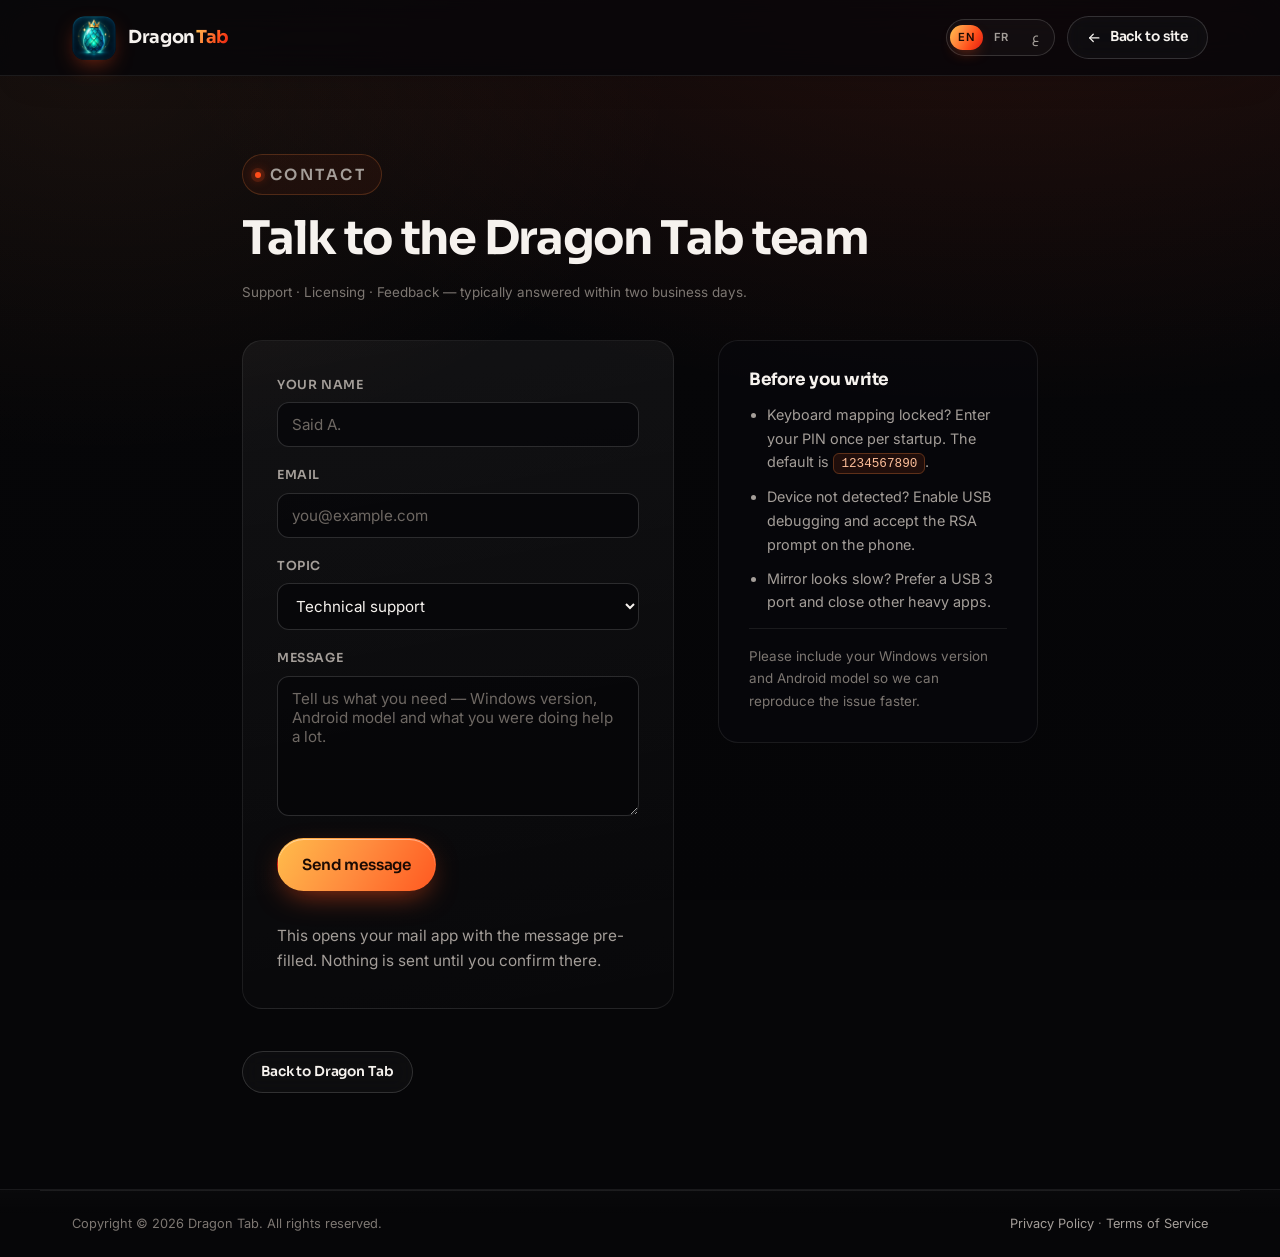
<file: contact.html>
<!DOCTYPE html>
<html lang="en" data-page="contact">
<head>
  <meta charset="utf-8" />
  <meta name="viewport" content="width=device-width, initial-scale=1" />
  <script>
    (() => {
      try {
        const allowed = ['en', 'fr', 'ar'];
        const saved = localStorage.getItem('dragonTabLang');
        const nav = (navigator.language || 'en').slice(0, 2).toLowerCase();
        const lang = allowed.indexOf(saved) > -1 ? saved : allowed.indexOf(nav) > -1 ? nav : 'en';
        document.documentElement.lang = lang;
        document.documentElement.dir = lang === 'ar' ? 'rtl' : 'ltr';
      } catch (error) { /* storage blocked: keep the English markup */ }
    })();
  </script>
  <title>Contact — Dragon Tab</title>
  <meta name="description" content="Contact the Dragon Tab team for support, licensing or feedback." />
  <meta name="robots" content="index, follow" />
  <meta name="theme-color" content="#060608" />
  <meta name="color-scheme" content="dark" />
  <link rel="icon" type="image/svg+xml" href="assets/img/favicon.svg" />
  <link rel="preconnect" href="https://fonts.googleapis.com" />
  <link rel="preconnect" href="https://fonts.gstatic.com" crossorigin />
  <link rel="stylesheet" href="https://fonts.googleapis.com/css2?family=Sora:wght@400;600;700;800&family=Inter:wght@400;500;600;700&family=Cairo:wght@400;600;700;800&display=swap" />
  <link rel="stylesheet" href="assets/css/styles.css" />
</head>
<body>
  <a class="skip-link" href="#main" data-i18n="a11y.skip">Skip to content</a>

  <header class="site-header is-scrolled">
    <div class="container header-inner">
      <a class="brand" href="index.html" aria-label="Dragon Tab — home" data-i18n-aria="common.brandHome">
        <img src="assets/img/logo-96.png" alt="" class="brand-mark" width="44" height="44" />
        <span class="brand-text">Dragon<span>Tab</span></span>
      </a>
      <div class="header-actions">
        <div class="lang-switch" role="group" aria-label="Language" data-i18n-aria="a11y.language">
          <button class="lang-btn" type="button" data-lang-btn="en" lang="en" aria-pressed="true" aria-label="English">EN</button>
          <button class="lang-btn" type="button" data-lang-btn="fr" lang="fr" aria-pressed="false" aria-label="Français">FR</button>
          <button class="lang-btn" type="button" data-lang-btn="ar" lang="ar" aria-pressed="false" aria-label="العربية">ع</button>
        </div>
        <a class="btn btn--ghost btn--sm btn--back" href="index.html" aria-label="Back to site" data-i18n-aria="common.backToSite">
          <svg class="ico ico--back" viewBox="0 0 24 24" fill="none" stroke="currentColor" stroke-width="1.9" stroke-linecap="round" stroke-linejoin="round" aria-hidden="true"><path d="M4.5 12h14"/><path d="m13 6.5 5.5 5.5-5.5 5.5"/></svg>
          <span data-i18n="common.backToSite">Back to site</span>
        </a>
      </div>
    </div>
  </header>

  <main class="legal-page" id="main">
    <div class="container">
      <p class="eyebrow"><span class="eyebrow-dot"></span><span data-i18n="legal.kicker">Contact</span></p>
      <h1 data-i18n="legal.title">Talk to the Dragon Tab team</h1>
      <p class="updated" data-i18n="legal.updated">Support · Licensing · Feedback — typically answered within two business days.</p>

      <div class="contact-grid">
        <form class="contact-form" id="contactForm" novalidate>
          <div class="field">
            <label for="cName" data-i18n="contact.name">Your name</label>
            <input id="cName" name="name" type="text" autocomplete="name" required placeholder="Said A." />
          </div>
          <div class="field">
            <label for="cEmail" data-i18n="contact.email">Email</label>
            <input id="cEmail" name="email" type="email" autocomplete="email" required placeholder="you@example.com" />
          </div>
          <div class="field">
            <label for="cTopic" data-i18n="contact.topic">Topic</label>
            <select id="cTopic" name="topic">
              <option data-i18n="contact.o1">Technical support</option>
              <option data-i18n="contact.o2">Licensing</option>
              <option data-i18n="contact.o3">Feedback</option>
            </select>
          </div>
          <div class="field">
            <label for="cMessage" data-i18n="contact.message">Message</label>
            <textarea id="cMessage" name="message" rows="6" required placeholder="Tell us what you need — Windows version, Android model and what you were doing help a lot." data-i18n-placeholder="contact.messagePlaceholder"></textarea>
          </div>
          <button class="btn btn--primary" type="submit" data-i18n="contact.submit">Send message</button>
          <p class="field-hint" data-i18n="contact.hint">This opens your mail app with the message pre-filled. Nothing is sent until you confirm there.</p>
        </form>

        <aside class="contact-info">
          <h2 data-i18n="contact.infoTitle">Before you write</h2>
          <ul>
            <li data-i18n-html="contact.info1">Keyboard mapping locked? Enter your PIN once per startup. The default is <code>1234567890</code>.</li>
            <li data-i18n="contact.info2">Device not detected? Enable USB debugging and accept the RSA prompt on the phone.</li>
            <li data-i18n="contact.info3">Mirror looks slow? Prefer a USB 3 port and close other heavy apps.</li>
          </ul>
          <p class="contact-note" data-i18n="contact.note">Please include your Windows version and Android model so we can reproduce the issue faster.</p>
        </aside>
      </div>

      <p style="margin-top:42px"><a class="btn btn--ghost btn--sm" href="index.html" data-i18n="common.backToApp">Back to Dragon Tab</a></p>
    </div>
  </main>

  <footer class="site-footer">
    <div class="container footer-bottom">
      <p data-i18n="common.copy">Copyright © 2026 Dragon Tab. All rights reserved.</p>
      <p><a href="privacy.html" data-i18n="common.privacy">Privacy Policy</a> · <a href="terms.html" data-i18n="common.terms">Terms of Service</a></p>
    </div>
  </footer>

  <script src="assets/js/lang-fr.js" defer></script>
  <script src="assets/js/lang-ar.js" defer></script>
  <script src="assets/js/i18n.js" defer></script>

  <script>
    (() => {
      const form = document.getElementById('contactForm');
      if (!form) return;
      form.addEventListener('submit', (event) => {
        event.preventDefault();
        if (!form.reportValidity()) return;
        const data = new FormData(form);
        const subject = `[Dragon Tab] ${data.get('topic')} — ${data.get('name')}`;
        const body = `Name: ${data.get('name')}\nEmail: ${data.get('email')}\nTopic: ${data.get('topic')}\n\n${data.get('message')}`;
        // Replace with your support address before publishing.
        window.location.href = `mailto:contact@dragontab.app?subject=${encodeURIComponent(subject)}&body=${encodeURIComponent(body)}`;
      });
    })();
  </script>
</body>
</html>
</file>
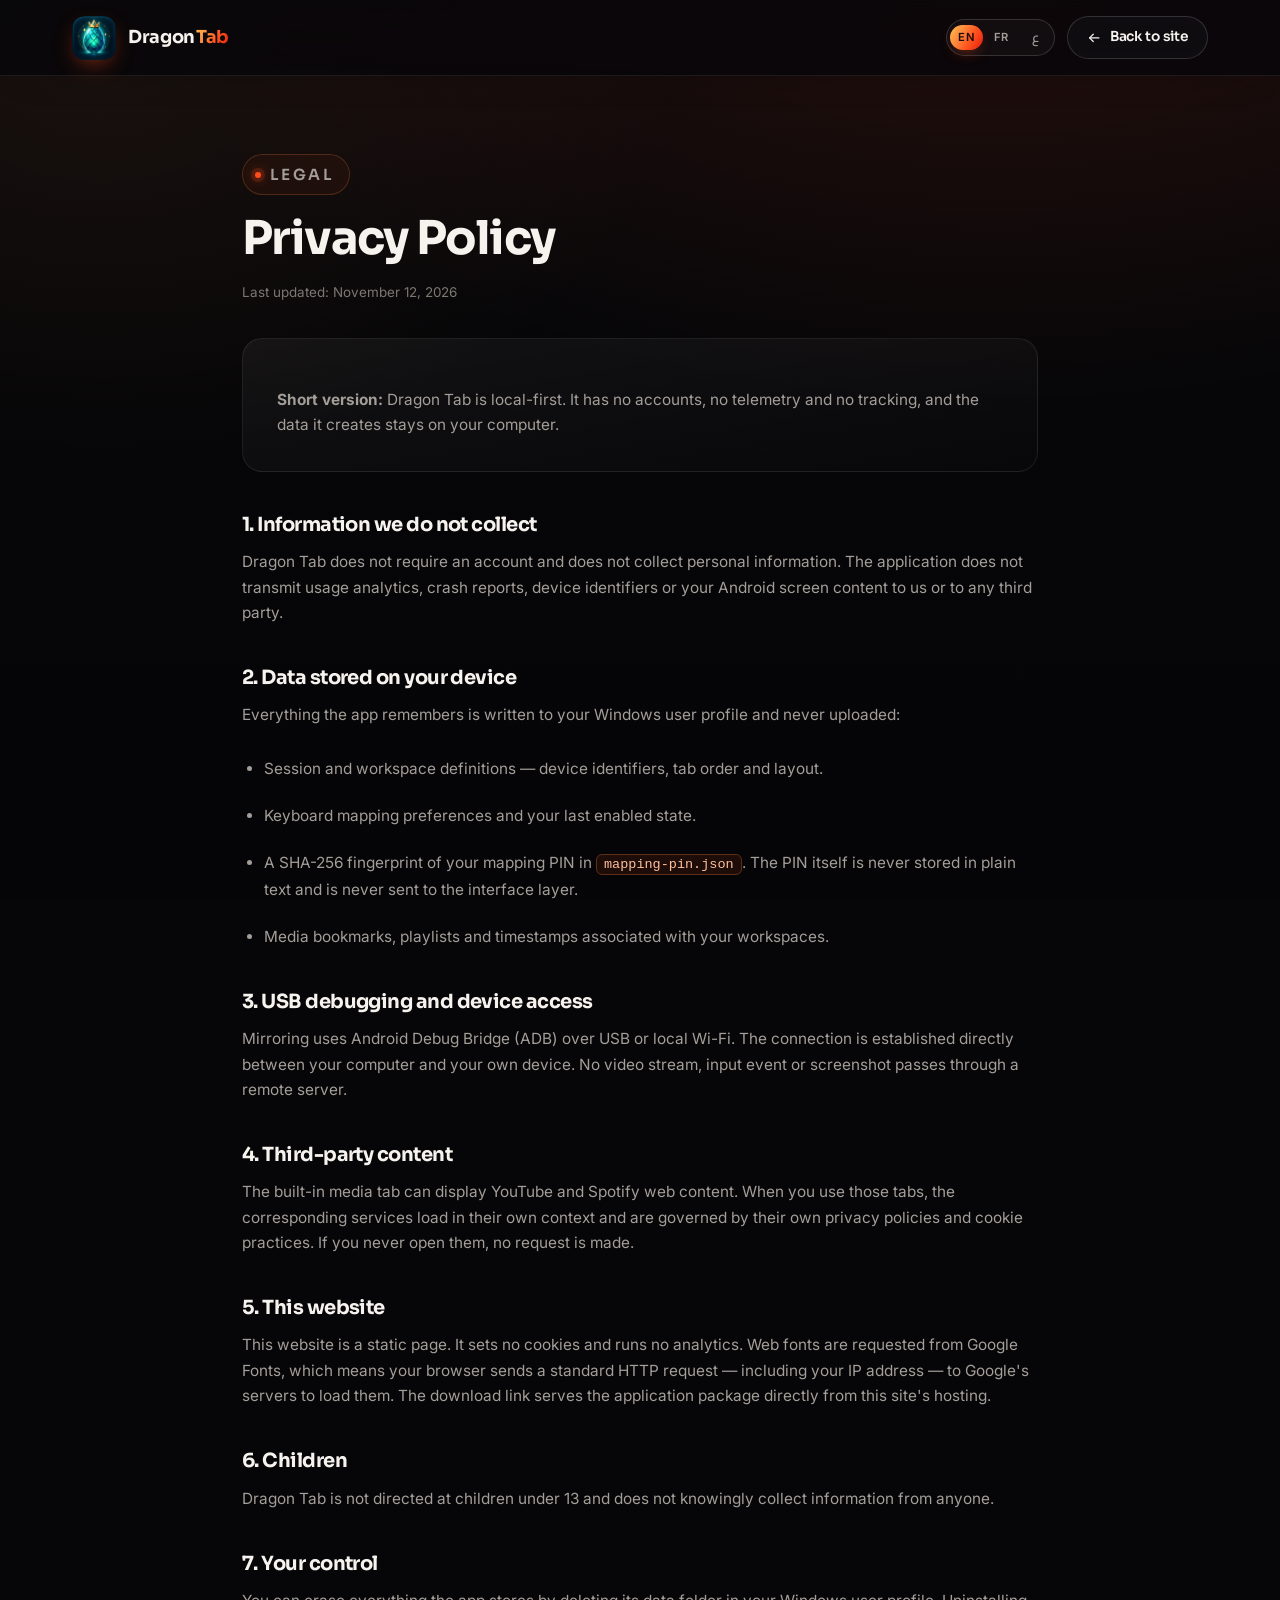
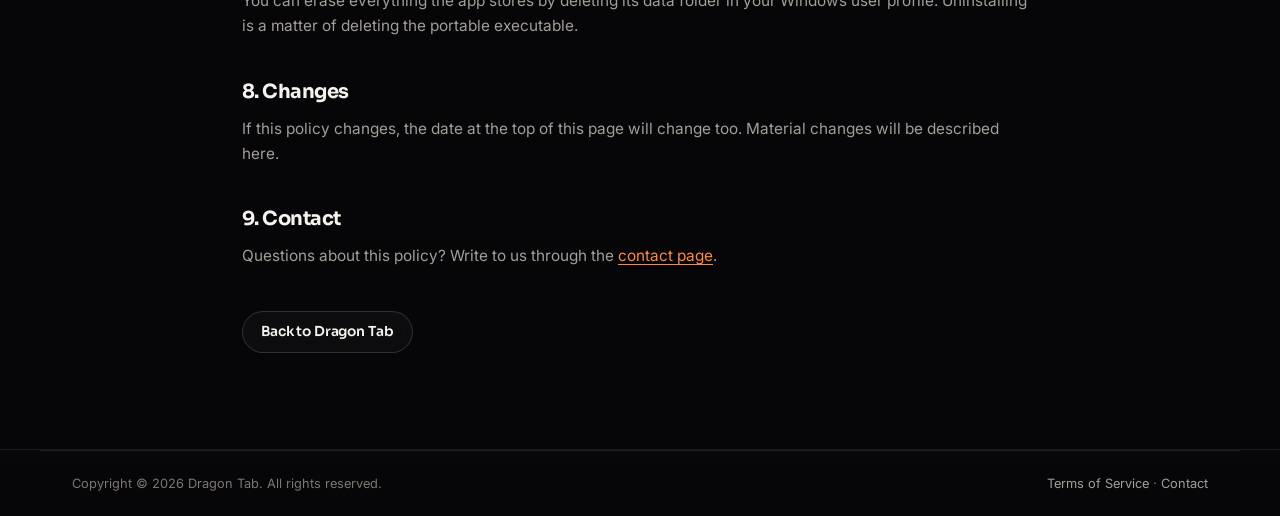
<file: privacy.html>
<!DOCTYPE html>
<html lang="en" data-page="privacy">
<head>
  <meta charset="utf-8" />
  <meta name="viewport" content="width=device-width, initial-scale=1" />
  <script>
    (() => {
      try {
        const allowed = ['en', 'fr', 'ar'];
        const saved = localStorage.getItem('dragonTabLang');
        const nav = (navigator.language || 'en').slice(0, 2).toLowerCase();
        const lang = allowed.indexOf(saved) > -1 ? saved : allowed.indexOf(nav) > -1 ? nav : 'en';
        document.documentElement.lang = lang;
        document.documentElement.dir = lang === 'ar' ? 'rtl' : 'ltr';
      } catch (error) { /* storage blocked: keep the English markup */ }
    })();
  </script>
  <title>Privacy Policy — Dragon Tab</title>
  <meta name="description" content="How Dragon Tab handles your data: local-first by design, no accounts, no telemetry and no tracking." />
  <meta name="robots" content="index, follow" />
  <meta name="theme-color" content="#060608" />
  <meta name="color-scheme" content="dark" />
  <link rel="icon" type="image/svg+xml" href="assets/img/favicon.svg" />
  <link rel="preconnect" href="https://fonts.googleapis.com" />
  <link rel="preconnect" href="https://fonts.gstatic.com" crossorigin />
  <link rel="stylesheet" href="https://fonts.googleapis.com/css2?family=Sora:wght@400;600;700;800&family=Inter:wght@400;500;600;700&family=Cairo:wght@400;600;700;800&display=swap" />
  <link rel="stylesheet" href="assets/css/styles.css" />
</head>
<body>
  <a class="skip-link" href="#main" data-i18n="a11y.skip">Skip to content</a>

  <header class="site-header is-scrolled">
    <div class="container header-inner">
      <a class="brand" href="index.html" aria-label="Dragon Tab — home" data-i18n-aria="common.brandHome">
        <img src="assets/img/logo-96.png" alt="" class="brand-mark" width="44" height="44" />
        <span class="brand-text">Dragon<span>Tab</span></span>
      </a>
      <div class="header-actions">
        <div class="lang-switch" role="group" aria-label="Language" data-i18n-aria="a11y.language">
          <button class="lang-btn" type="button" data-lang-btn="en" lang="en" aria-pressed="true" aria-label="English">EN</button>
          <button class="lang-btn" type="button" data-lang-btn="fr" lang="fr" aria-pressed="false" aria-label="Français">FR</button>
          <button class="lang-btn" type="button" data-lang-btn="ar" lang="ar" aria-pressed="false" aria-label="العربية">ع</button>
        </div>
        <a class="btn btn--ghost btn--sm btn--back" href="index.html" aria-label="Back to site" data-i18n-aria="common.backToSite">
          <svg class="ico ico--back" viewBox="0 0 24 24" fill="none" stroke="currentColor" stroke-width="1.9" stroke-linecap="round" stroke-linejoin="round" aria-hidden="true"><path d="M4.5 12h14"/><path d="m13 6.5 5.5 5.5-5.5 5.5"/></svg>
          <span data-i18n="common.backToSite">Back to site</span>
        </a>
      </div>
    </div>
  </header>

  <main class="legal-page" id="main">
    <div class="container">
      <p class="eyebrow"><span class="eyebrow-dot"></span><span data-i18n="legal.kicker">Legal</span></p>
      <h1 data-i18n="legal.title">Privacy Policy</h1>
      <p class="updated" data-i18n="legal.updated">Last updated: November 12, 2026</p>

      <div class="legal-card">
        <p data-i18n-html="privacy.summary"><strong>Short version:</strong> Dragon Tab is local-first. It has no accounts, no telemetry and no tracking, and the data it creates stays on your computer.</p>
      </div>

      <h2 data-i18n="privacy.s1Title">1. Information we do not collect</h2>
      <p data-i18n="privacy.s1Text">Dragon Tab does not require an account and does not collect personal information. The application does not transmit usage analytics, crash reports, device identifiers or your Android screen content to us or to any third party.</p>

      <h2 data-i18n="privacy.s2Title">2. Data stored on your device</h2>
      <p data-i18n="privacy.s2Intro">Everything the app remembers is written to your Windows user profile and never uploaded:</p>
      <ul>
        <li data-i18n="privacy.s2li1">Session and workspace definitions — device identifiers, tab order and layout.</li>
        <li data-i18n="privacy.s2li2">Keyboard mapping preferences and your last enabled state.</li>
        <li data-i18n-html="privacy.s2li3">A SHA-256 fingerprint of your mapping PIN in <code>mapping-pin.json</code>. The PIN itself is never stored in plain text and is never sent to the interface layer.</li>
        <li data-i18n="privacy.s2li4">Media bookmarks, playlists and timestamps associated with your workspaces.</li>
      </ul>

      <h2 data-i18n="privacy.s3Title">3. USB debugging and device access</h2>
      <p data-i18n="privacy.s3Text">Mirroring uses Android Debug Bridge (ADB) over USB or local Wi-Fi. The connection is established directly between your computer and your own device. No video stream, input event or screenshot passes through a remote server.</p>

      <h2 data-i18n="privacy.s4Title">4. Third-party content</h2>
      <p data-i18n="privacy.s4Text">The built-in media tab can display YouTube and Spotify web content. When you use those tabs, the corresponding services load in their own context and are governed by their own privacy policies and cookie practices. If you never open them, no request is made.</p>

      <h2 data-i18n="privacy.s5Title">5. This website</h2>
      <p data-i18n="privacy.s5Text">This website is a static page. It sets no cookies and runs no analytics. Web fonts are requested from Google Fonts, which means your browser sends a standard HTTP request — including your IP address — to Google's servers to load them. The download link serves the application package directly from this site's hosting.</p>

      <h2 data-i18n="privacy.s6Title">6. Children</h2>
      <p data-i18n="privacy.s6Text">Dragon Tab is not directed at children under 13 and does not knowingly collect information from anyone.</p>

      <h2 data-i18n="privacy.s7Title">7. Your control</h2>
      <p data-i18n="privacy.s7Text">You can erase everything the app stores by deleting its data folder in your Windows user profile. Uninstalling is a matter of deleting the portable executable.</p>

      <h2 data-i18n="privacy.s8Title">8. Changes</h2>
      <p data-i18n="privacy.s8Text">If this policy changes, the date at the top of this page will change too. Material changes will be described here.</p>

      <h2 data-i18n="privacy.s9Title">9. Contact</h2>
      <p data-i18n-html="privacy.s9Text">Questions about this policy? Write to us through the <a class="inline" href="contact.html">contact page</a>.</p>

      <p style="margin-top:42px"><a class="btn btn--ghost btn--sm" href="index.html" data-i18n="common.backToApp">Back to Dragon Tab</a></p>
    </div>
  </main>

  <footer class="site-footer">
    <div class="container footer-bottom">
      <p data-i18n="common.copy">Copyright © 2026 Dragon Tab. All rights reserved.</p>
      <p><a href="terms.html" data-i18n="common.terms">Terms of Service</a> · <a href="contact.html" data-i18n="common.contact">Contact</a></p>
    </div>
  </footer>

  <script src="assets/js/lang-fr.js" defer></script>
  <script src="assets/js/lang-ar.js" defer></script>
  <script src="assets/js/i18n.js" defer></script>
</body>
</html>
</file>
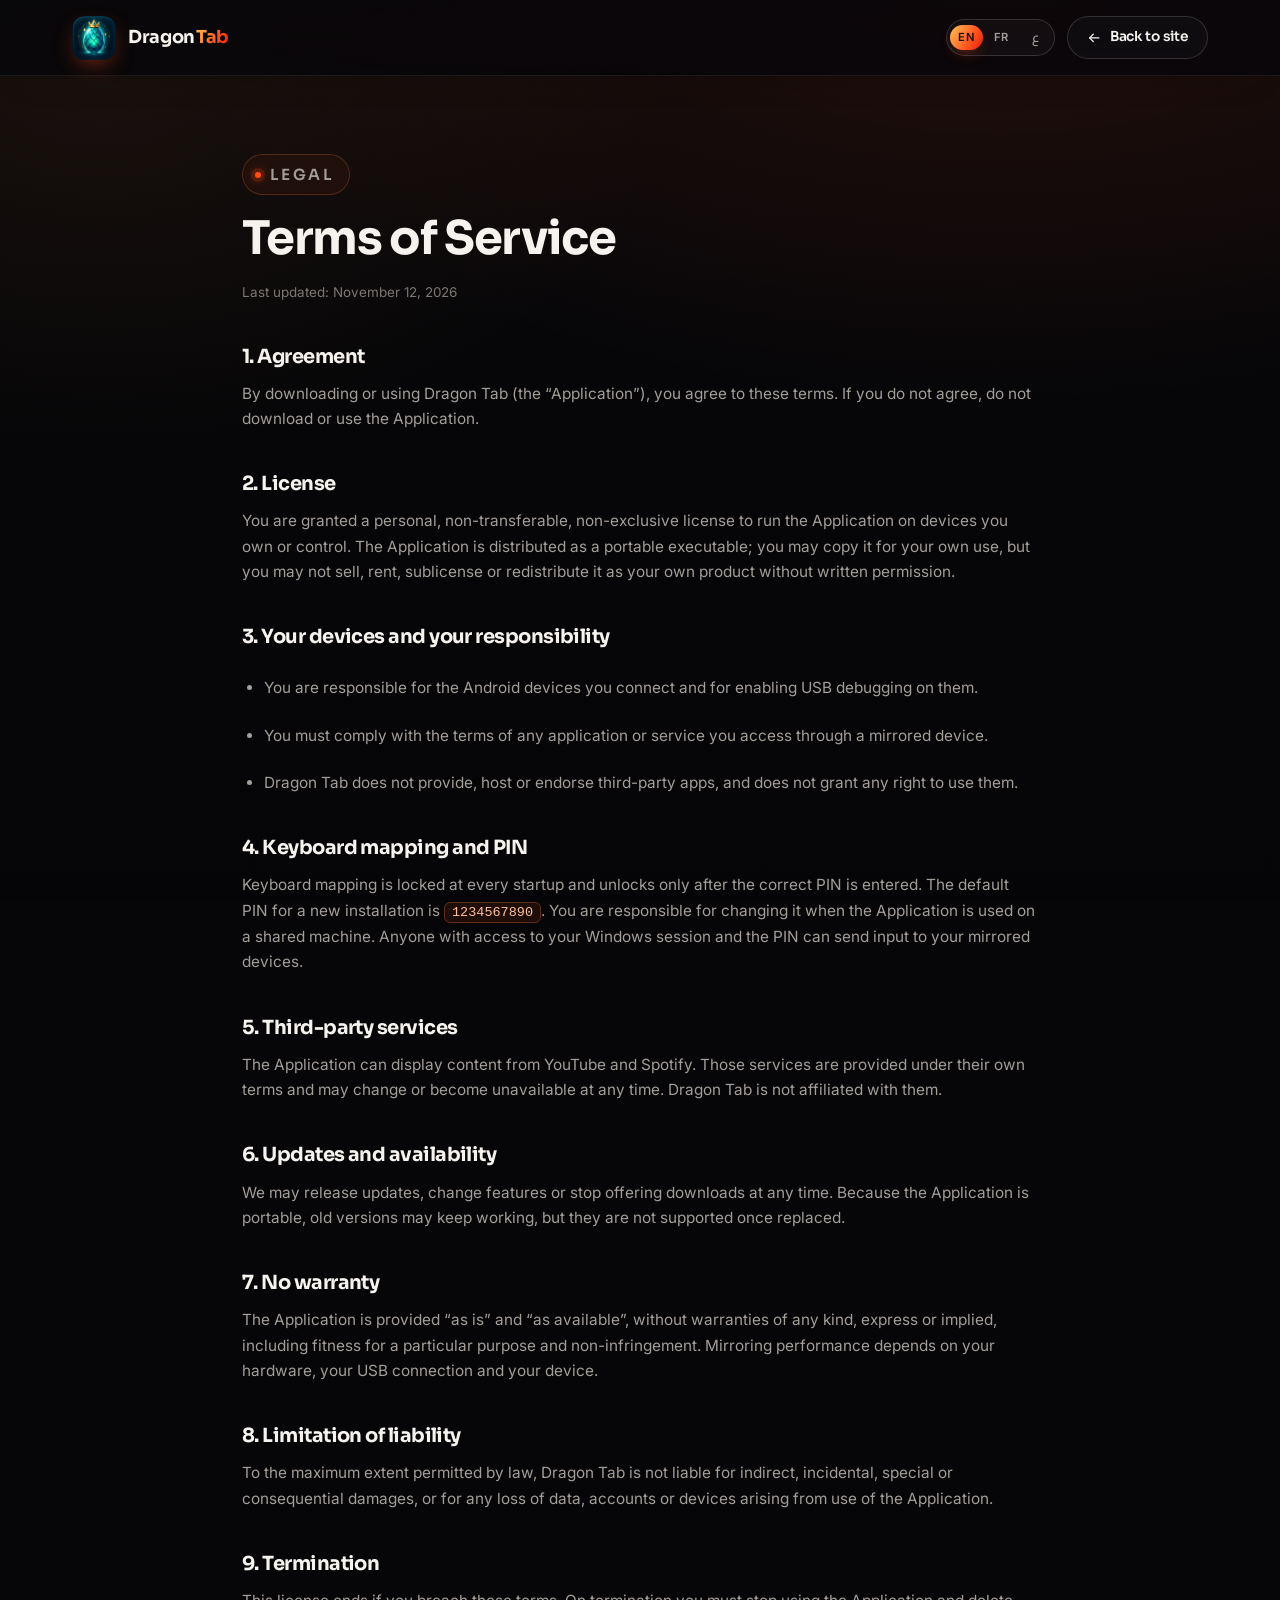
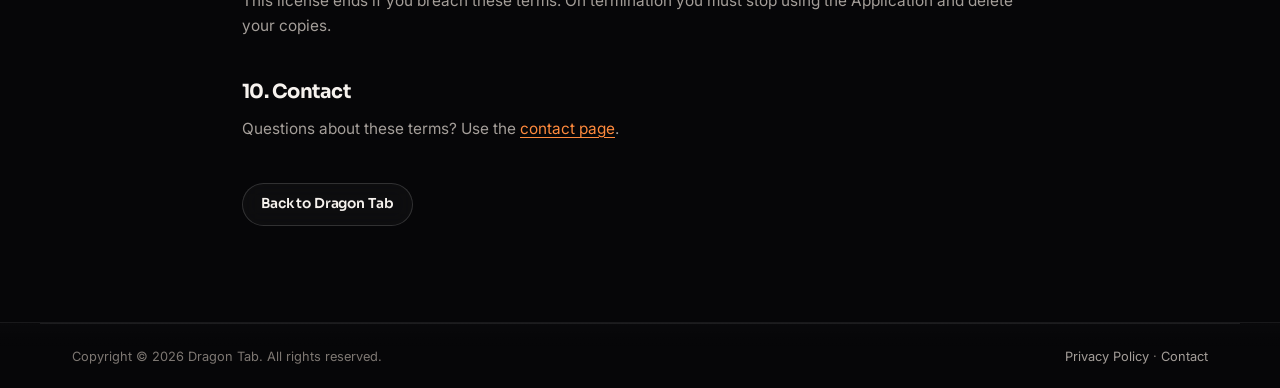
<file: terms.html>
<!DOCTYPE html>
<html lang="en" data-page="terms">
<head>
  <meta charset="utf-8" />
  <meta name="viewport" content="width=device-width, initial-scale=1" />
  <script>
    (() => {
      try {
        const allowed = ['en', 'fr', 'ar'];
        const saved = localStorage.getItem('dragonTabLang');
        const nav = (navigator.language || 'en').slice(0, 2).toLowerCase();
        const lang = allowed.indexOf(saved) > -1 ? saved : allowed.indexOf(nav) > -1 ? nav : 'en';
        document.documentElement.lang = lang;
        document.documentElement.dir = lang === 'ar' ? 'rtl' : 'ltr';
      } catch (error) { /* storage blocked: keep the English markup */ }
    })();
  </script>
  <title>Terms of Service — Dragon Tab</title>
  <meta name="description" content="The terms that apply to downloading and using the Dragon Tab desktop application." />
  <meta name="robots" content="index, follow" />
  <meta name="theme-color" content="#060608" />
  <meta name="color-scheme" content="dark" />
  <link rel="icon" type="image/svg+xml" href="assets/img/favicon.svg" />
  <link rel="preconnect" href="https://fonts.googleapis.com" />
  <link rel="preconnect" href="https://fonts.gstatic.com" crossorigin />
  <link rel="stylesheet" href="https://fonts.googleapis.com/css2?family=Sora:wght@400;600;700;800&family=Inter:wght@400;500;600;700&family=Cairo:wght@400;600;700;800&display=swap" />
  <link rel="stylesheet" href="assets/css/styles.css" />
</head>
<body>
  <a class="skip-link" href="#main" data-i18n="a11y.skip">Skip to content</a>

  <header class="site-header is-scrolled">
    <div class="container header-inner">
      <a class="brand" href="index.html" aria-label="Dragon Tab — home" data-i18n-aria="common.brandHome">
        <img src="assets/img/logo-96.png" alt="" class="brand-mark" width="44" height="44" />
        <span class="brand-text">Dragon<span>Tab</span></span>
      </a>
      <div class="header-actions">
        <div class="lang-switch" role="group" aria-label="Language" data-i18n-aria="a11y.language">
          <button class="lang-btn" type="button" data-lang-btn="en" lang="en" aria-pressed="true" aria-label="English">EN</button>
          <button class="lang-btn" type="button" data-lang-btn="fr" lang="fr" aria-pressed="false" aria-label="Français">FR</button>
          <button class="lang-btn" type="button" data-lang-btn="ar" lang="ar" aria-pressed="false" aria-label="العربية">ع</button>
        </div>
        <a class="btn btn--ghost btn--sm btn--back" href="index.html" aria-label="Back to site" data-i18n-aria="common.backToSite">
          <svg class="ico ico--back" viewBox="0 0 24 24" fill="none" stroke="currentColor" stroke-width="1.9" stroke-linecap="round" stroke-linejoin="round" aria-hidden="true"><path d="M4.5 12h14"/><path d="m13 6.5 5.5 5.5-5.5 5.5"/></svg>
          <span data-i18n="common.backToSite">Back to site</span>
        </a>
      </div>
    </div>
  </header>

  <main class="legal-page" id="main">
    <div class="container">
      <p class="eyebrow"><span class="eyebrow-dot"></span><span data-i18n="legal.kicker">Legal</span></p>
      <h1 data-i18n="legal.title">Terms of Service</h1>
      <p class="updated" data-i18n="legal.updated">Last updated: November 12, 2026</p>

      <h2 data-i18n="terms.t1Title">1. Agreement</h2>
      <p data-i18n="terms.t1Text">By downloading or using Dragon Tab (the “Application”), you agree to these terms. If you do not agree, do not download or use the Application.</p>

      <h2 data-i18n="terms.t2Title">2. License</h2>
      <p data-i18n="terms.t2Text">You are granted a personal, non-transferable, non-exclusive license to run the Application on devices you own or control. The Application is distributed as a portable executable; you may copy it for your own use, but you may not sell, rent, sublicense or redistribute it as your own product without written permission.</p>

      <h2 data-i18n="terms.t3Title">3. Your devices and your responsibility</h2>
      <ul>
        <li data-i18n="terms.t3li1">You are responsible for the Android devices you connect and for enabling USB debugging on them.</li>
        <li data-i18n="terms.t3li2">You must comply with the terms of any application or service you access through a mirrored device.</li>
        <li data-i18n="terms.t3li3">Dragon Tab does not provide, host or endorse third-party apps, and does not grant any right to use them.</li>
      </ul>

      <h2 data-i18n="terms.t4Title">4. Keyboard mapping and PIN</h2>
      <p data-i18n-html="terms.t4Text">Keyboard mapping is locked at every startup and unlocks only after the correct PIN is entered. The default PIN for a new installation is <code>1234567890</code>. You are responsible for changing it when the Application is used on a shared machine. Anyone with access to your Windows session and the PIN can send input to your mirrored devices.</p>

      <h2 data-i18n="terms.t5Title">5. Third-party services</h2>
      <p data-i18n="terms.t5Text">The Application can display content from YouTube and Spotify. Those services are provided under their own terms and may change or become unavailable at any time. Dragon Tab is not affiliated with them.</p>

      <h2 data-i18n="terms.t6Title">6. Updates and availability</h2>
      <p data-i18n="terms.t6Text">We may release updates, change features or stop offering downloads at any time. Because the Application is portable, old versions may keep working, but they are not supported once replaced.</p>

      <h2 data-i18n="terms.t7Title">7. No warranty</h2>
      <p data-i18n="terms.t7Text">The Application is provided “as is” and “as available”, without warranties of any kind, express or implied, including fitness for a particular purpose and non-infringement. Mirroring performance depends on your hardware, your USB connection and your device.</p>

      <h2 data-i18n="terms.t8Title">8. Limitation of liability</h2>
      <p data-i18n="terms.t8Text">To the maximum extent permitted by law, Dragon Tab is not liable for indirect, incidental, special or consequential damages, or for any loss of data, accounts or devices arising from use of the Application.</p>

      <h2 data-i18n="terms.t9Title">9. Termination</h2>
      <p data-i18n="terms.t9Text">This license ends if you breach these terms. On termination you must stop using the Application and delete your copies.</p>

      <h2 data-i18n="terms.t10Title">10. Contact</h2>
      <p data-i18n-html="terms.t10Text">Questions about these terms? Use the <a class="inline" href="contact.html">contact page</a>.</p>

      <p style="margin-top:42px"><a class="btn btn--ghost btn--sm" href="index.html" data-i18n="common.backToApp">Back to Dragon Tab</a></p>
    </div>
  </main>

  <footer class="site-footer">
    <div class="container footer-bottom">
      <p data-i18n="common.copy">Copyright © 2026 Dragon Tab. All rights reserved.</p>
      <p><a href="privacy.html" data-i18n="common.privacy">Privacy Policy</a> · <a href="contact.html" data-i18n="common.contact">Contact</a></p>
    </div>
  </footer>

  <script src="assets/js/lang-fr.js" defer></script>
  <script src="assets/js/lang-ar.js" defer></script>
  <script src="assets/js/i18n.js" defer></script>
</body>
</html>
</file>
<file: assets/css/styles.css>
/* ==========================================================================
   Dragon Tab — landing page
   Palette: charcoal black, electric fire red, ember orange, gold
   ========================================================================== */

:root {
  --bg: #060608;
  --bg-soft: #0a0a0f;
  --bg-deep: #040406;
  --panel: rgba(255, 255, 255, 0.035);
  --panel-strong: rgba(255, 255, 255, 0.06);
  --line: rgba(255, 255, 255, 0.08);
  --line-strong: rgba(255, 255, 255, 0.15);

  --text: #f6f2ee;
  --muted: #a49e99;
  --muted-dim: #7d7772;

  --fire: #ff4d1a;
  --fire-hot: #ff2d0a;
  --ember: #ff8a3d;
  --gold: #ffc24d;
  --red: #e01b12;

  --fire-grad: linear-gradient(120deg, #ffc24d 0%, #ff8a3d 32%, #ff4d1a 66%, #e01b12 100%);
  --fire-grad-soft: linear-gradient(120deg, rgba(255, 194, 77, 0.16), rgba(255, 77, 26, 0.14));

  --radius-sm: 12px;
  --radius: 20px;
  --radius-lg: 28px;

  --shadow-glow: 0 18px 50px -18px rgba(255, 77, 26, 0.55);
  --shadow-card: 0 30px 70px -40px rgba(0, 0, 0, 0.9);

  --ease: cubic-bezier(0.22, 0.61, 0.36, 1);
  --ease-out: cubic-bezier(0.16, 1, 0.3, 1);

  --header-h: 76px;
  --container: 1200px;

  --font-display: "Sora", "Segoe UI", system-ui, -apple-system, sans-serif;
  --font-body: "Inter", "Segoe UI", system-ui, -apple-system, sans-serif;
}

*,
*::before,
*::after { box-sizing: border-box; }

html {
  scroll-behavior: smooth;
  scroll-padding-top: calc(var(--header-h) + 18px);
  -webkit-text-size-adjust: 100%;
}

body {
  margin: 0;
  background: var(--bg);
  color: var(--text);
  font-family: var(--font-body);
  font-size: 16px;
  line-height: 1.65;
  -webkit-font-smoothing: antialiased;
  text-rendering: optimizeLegibility;
  overflow-x: hidden;
}

body::before {
  content: "";
  position: fixed;
  inset: 0;
  z-index: 0;
  pointer-events: none;
  background:
    radial-gradient(90rem 50rem at 78% -10%, rgba(255, 77, 26, 0.13), transparent 62%),
    radial-gradient(60rem 40rem at 8% 8%, rgba(255, 138, 61, 0.07), transparent 60%),
    linear-gradient(180deg, #08080b 0%, var(--bg) 40%, #050507 100%);
}

img { max-width: 100%; height: auto; display: block; }
svg { display: block; }

h1, h2, h3, h4 {
  font-family: var(--font-display);
  font-weight: 700;
  line-height: 1.08;
  letter-spacing: -0.028em;
  margin: 0;
  text-wrap: balance;
}

p { margin: 0; }
ul, ol { margin: 0; padding: 0; list-style: none; }
a { color: inherit; text-decoration: none; }
button { font: inherit; color: inherit; }

::selection { background: rgba(255, 77, 26, 0.4); color: #fff; }

:focus-visible {
  outline: 2px solid var(--ember);
  outline-offset: 3px;
  border-radius: 6px;
}

.container {
  width: 100%;
  max-width: var(--container);
  margin-inline: auto;
  padding-inline: clamp(18px, 4vw, 32px);
}

.sprite { position: absolute; width: 0; height: 0; overflow: hidden; }

.ico {
  width: 1.15em;
  height: 1.15em;
  flex: none;
  fill: none;
}

.skip-link {
  position: fixed;
  top: 12px;
  inset-inline-start: 12px;
  z-index: 200;
  padding: 10px 16px;
  border-radius: 10px;
  background: var(--ember);
  color: #180a04;
  font-weight: 600;
  transform: translateY(-160%);
  transition: transform 0.25s var(--ease);
}
.skip-link:focus { transform: translateY(0); }

/* Ambient embers canvas -------------------------------------------------- */
.embers {
  position: fixed;
  inset: 0;
  z-index: 0;
  width: 100%;
  height: 100%;
  pointer-events: none;
  opacity: 0.65;
}

main, .site-footer, .site-header { position: relative; z-index: 1; }

/* Buttons ---------------------------------------------------------------- */
.btn {
  position: relative;
  display: inline-flex;
  align-items: center;
  justify-content: center;
  gap: 0.55em;
  padding: 13px 24px;
  border: 1px solid transparent;
  border-radius: 999px;
  font-family: var(--font-display);
  font-size: 0.95rem;
  font-weight: 600;
  letter-spacing: -0.01em;
  cursor: pointer;
  overflow: hidden;
  isolation: isolate;
  transition: transform 0.3s var(--ease), box-shadow 0.3s var(--ease),
              border-color 0.3s var(--ease), background-color 0.3s var(--ease);
}

.btn .ico { width: 1.15em; height: 1.15em; }

.btn--primary {
  background: var(--fire-grad);
  background-size: 180% 180%;
  background-position: 0% 50%;
  color: #1b0a03;
  box-shadow: 0 10px 30px -10px rgba(255, 77, 26, 0.7), inset 0 1px 0 rgba(255, 255, 255, 0.45);
  transition: transform 0.3s var(--ease), box-shadow 0.3s var(--ease), background-position 0.6s var(--ease);
}

.btn--primary::after {
  content: "";
  position: absolute;
  inset: 0;
  z-index: -1;
  background: linear-gradient(100deg, transparent 20%, rgba(255, 255, 255, 0.5) 48%, transparent 72%);
  transform: translateX(-130%);
  transition: transform 0.7s var(--ease);
}

.btn--primary:hover {
  background-position: 100% 50%;
  transform: translateY(-2px);
  box-shadow: 0 18px 44px -12px rgba(255, 77, 26, 0.85), inset 0 1px 0 rgba(255, 255, 255, 0.55);
}

.btn--primary:hover::after { transform: translateX(130%); }
.btn--primary:active { transform: translateY(0) scale(0.985); }

.btn--ghost {
  background: rgba(255, 255, 255, 0.03);
  border-color: var(--line-strong);
  color: var(--text);
  backdrop-filter: blur(10px);
}

.btn--ghost:hover {
  border-color: rgba(255, 138, 61, 0.55);
  background: rgba(255, 138, 61, 0.08);
  transform: translateY(-2px);
  box-shadow: 0 14px 34px -22px rgba(255, 138, 61, 0.9);
}

.btn--sm { padding: 9px 18px; font-size: 0.86rem; }
.btn--lg { padding: 16px 30px; font-size: 1rem; }
.btn--xl { padding: 19px 38px; font-size: 1.06rem; }

/* Header ----------------------------------------------------------------- */
.site-header {
  position: fixed;
  top: 0;
  left: 0;
  right: 0;
  z-index: 100;
  height: var(--header-h);
  display: flex;
  align-items: center;
  border-bottom: 1px solid transparent;
  transition: background-color 0.35s var(--ease), border-color 0.35s var(--ease),
              backdrop-filter 0.35s var(--ease), box-shadow 0.35s var(--ease);
}

.site-header.is-scrolled {
  background: rgba(6, 6, 9, 0.78);
  border-bottom-color: var(--line);
  backdrop-filter: blur(18px) saturate(140%);
  -webkit-backdrop-filter: blur(18px) saturate(140%);
  box-shadow: 0 18px 40px -34px rgba(0, 0, 0, 1);
}

.header-inner {
  display: flex;
  align-items: center;
  justify-content: space-between;
  gap: 20px;
  height: 100%;
}

.brand {
  display: inline-flex;
  align-items: center;
  gap: 12px;
  flex: none;
}

.brand-mark {
  width: 44px;
  height: 44px;
  border-radius: 13px;
  box-shadow: 0 8px 24px -10px rgba(255, 77, 26, 0.85);
  transition: transform 0.35s var(--ease-out);
}

.brand:hover .brand-mark { transform: rotate(-6deg) scale(1.05); }

.brand-text {
  font-family: var(--font-display);
  font-size: 1.12rem;
  font-weight: 700;
  letter-spacing: -0.02em;
}

.brand-text span {
  background: var(--fire-grad);
  -webkit-background-clip: text;
  background-clip: text;
  color: transparent;
  margin-inline-start: 1px;
}

.nav {
  display: flex;
  align-items: center;
  gap: clamp(14px, 2.4vw, 34px);
}

.nav-list {
  display: flex;
  align-items: center;
  gap: clamp(10px, 1.9vw, 28px);
}

.nav-link {
  position: relative;
  padding: 6px 2px;
  font-size: 0.92rem;
  font-weight: 500;
  color: var(--muted);
  transition: color 0.25s var(--ease);
}

.nav-link::after {
  content: "";
  position: absolute;
  inset-inline-start: 0;
  bottom: 0;
  height: 1.5px;
  width: 0;
  border-radius: 2px;
  background: var(--fire-grad);
  transition: width 0.3s var(--ease);
}

.nav-link:hover,
.nav-link.is-active { color: var(--text); }
.nav-link:hover::after,
.nav-link.is-active::after { width: 100%; }

.nav-toggle {
  display: none;
  width: 44px;
  height: 44px;
  padding: 0;
  border: 1px solid var(--line-strong);
  border-radius: 12px;
  background: rgba(255, 255, 255, 0.03);
  cursor: pointer;
  flex-direction: column;
  align-items: center;
  justify-content: center;
  gap: 5px;
  transition: border-color 0.25s var(--ease), background-color 0.25s var(--ease);
}

.nav-toggle:hover { border-color: rgba(255, 138, 61, 0.6); }

.nav-toggle-bar {
  display: block;
  width: 18px;
  height: 1.8px;
  border-radius: 2px;
  background: var(--text);
  transition: transform 0.32s var(--ease), opacity 0.2s linear;
}

.nav-toggle.is-open .nav-toggle-bar:nth-child(1) { transform: translateY(6.8px) rotate(45deg); }
.nav-toggle.is-open .nav-toggle-bar:nth-child(2) { opacity: 0; }
.nav-toggle.is-open .nav-toggle-bar:nth-child(3) { transform: translateY(-6.8px) rotate(-45deg); }

/* Shared section styling ------------------------------------------------- */
.section {
  position: relative;
  padding-block: clamp(76px, 9.5vw, 128px);
}

.section-head { max-width: 720px; margin-bottom: clamp(38px, 5.5vw, 62px); }
.section-head--center { margin-inline: auto; text-align: center; }
.section-head--center .section-lead { margin-inline: auto; }

.eyebrow {
  display: inline-flex;
  align-items: center;
  gap: 9px;
  margin-bottom: 18px;
  padding-block: 7px;
  padding-inline: 12px 15px;
  border: 1px solid rgba(255, 138, 61, 0.22);
  border-radius: 999px;
  background: rgba(255, 77, 26, 0.06);
  color: #ffb98c;
  font-family: var(--font-display);
  font-size: 0.72rem;
  font-weight: 600;
  letter-spacing: 0.16em;
  text-transform: uppercase;
}

.eyebrow-dot {
  width: 6px;
  height: 6px;
  border-radius: 50%;
  background: var(--fire);
  box-shadow: 0 0 0 4px rgba(255, 77, 26, 0.16), 0 0 12px var(--fire);
  animation: pulse 2.6s ease-in-out infinite;
}

@keyframes pulse {
  0%, 100% { box-shadow: 0 0 0 3px rgba(255, 77, 26, 0.18), 0 0 10px var(--fire); }
  50% { box-shadow: 0 0 0 6px rgba(255, 77, 26, 0.05), 0 0 18px var(--fire); }
}

.section-title {
  font-size: clamp(1.95rem, 3.7vw, 3.15rem);
  letter-spacing: -0.035em;
}

.section-lead {
  margin-top: 20px;
  max-width: 58ch;
  color: var(--muted);
  font-size: clamp(1rem, 1.3vw, 1.09rem);
}

/* Reveal animation ------------------------------------------------------- */
[data-reveal] {
  opacity: 0;
  transform: translateY(24px);
  transition: opacity 0.75s var(--ease-out), transform 0.75s var(--ease-out);
  will-change: opacity, transform;
}

[data-reveal].is-visible {
  opacity: 1;
  transform: none;
  will-change: auto;
}

/* Hero ------------------------------------------------------------------- */
.hero {
  position: relative;
  padding-top: calc(var(--header-h) + clamp(46px, 7vw, 92px));
  padding-bottom: clamp(56px, 7vw, 88px);
  overflow: hidden;
}

.hero-bg { position: absolute; inset: 0; pointer-events: none; z-index: -1; }

.orb {
  position: absolute;
  border-radius: 50%;
  filter: blur(70px);
  opacity: 0.5;
}

.orb--1 {
  width: min(52vw, 620px);
  aspect-ratio: 1;
  top: -18%;
  inset-inline-end: -8%;
  background: radial-gradient(circle at 40% 40%, rgba(255, 77, 26, 0.6), rgba(224, 27, 18, 0.12) 55%, transparent 72%);
  animation: drift 16s ease-in-out infinite alternate;
}

.orb--2 {
  width: min(40vw, 460px);
  aspect-ratio: 1;
  bottom: -22%;
  inset-inline-start: -10%;
  background: radial-gradient(circle at 55% 45%, rgba(255, 138, 61, 0.34), transparent 68%);
  animation: drift 21s ease-in-out infinite alternate-reverse;
}

@keyframes drift {
  from { transform: translate3d(0, 0, 0) scale(1); }
  to { transform: translate3d(-4%, 5%, 0) scale(1.09); }
}

.grid-lines {
  position: absolute;
  inset: 0;
  background-image:
    linear-gradient(to right, rgba(255, 255, 255, 0.045) 1px, transparent 1px),
    linear-gradient(to bottom, rgba(255, 255, 255, 0.045) 1px, transparent 1px);
  background-size: 68px 68px;
  mask-image: radial-gradient(70% 60% at 50% 34%, #000 0%, transparent 82%);
  -webkit-mask-image: radial-gradient(70% 60% at 50% 34%, #000 0%, transparent 82%);
  opacity: 0.55;
}

.hero-inner {
  display: grid;
  grid-template-columns: minmax(0, 1.02fr) minmax(0, 0.98fr);
  gap: clamp(36px, 5vw, 68px);
  align-items: center;
}

.hero-copy { max-width: 620px; }

.hero-title {
  font-size: clamp(2.55rem, 5.4vw, 4.45rem);
  letter-spacing: -0.045em;
  line-height: 0.99;
}

.hero-title-brand {
  display: block;
  margin-bottom: 14px;
  font-size: 0.3em;
  font-weight: 600;
  letter-spacing: 0.46em;
  text-transform: uppercase;
  background: var(--fire-grad);
  -webkit-background-clip: text;
  background-clip: text;
  color: transparent;
}

.hero-title-main { display: block; }

.hero-title-main em {
  font-style: normal;
  background: var(--fire-grad);
  -webkit-background-clip: text;
  background-clip: text;
  color: transparent;
  filter: drop-shadow(0 8px 30px rgba(255, 77, 26, 0.35));
}

.hero-sub {
  margin-top: 24px;
  max-width: 47ch;
  color: var(--muted);
  font-size: clamp(1rem, 1.35vw, 1.12rem);
}

.hero-actions {
  display: flex;
  flex-wrap: wrap;
  gap: 14px;
  margin-top: 34px;
}

.trust-pills {
  display: flex;
  flex-wrap: wrap;
  gap: 10px 22px;
  margin-top: 34px;
  color: var(--muted);
  font-size: 0.86rem;
}

.trust-pills li {
  display: inline-flex;
  align-items: center;
  gap: 8px;
}

.trust-pills .ico { width: 1em; height: 1em; color: var(--ember); }

/* Hero visual ------------------------------------------------------------ */
.hero-visual {
  position: relative;
  perspective: 1400px;
}

.app-frame {
  position: relative;
  border-radius: var(--radius);
  border: 1px solid rgba(255, 255, 255, 0.1);
  background: linear-gradient(165deg, rgba(23, 21, 26, 0.95), rgba(9, 9, 12, 0.97));
  box-shadow:
    0 50px 90px -46px rgba(0, 0, 0, 1),
    0 0 0 1px rgba(0, 0, 0, 0.6),
    inset 0 1px 0 rgba(255, 255, 255, 0.09);
  overflow: hidden;
}

.app-frame::before {
  content: "";
  position: absolute;
  inset: 0;
  pointer-events: none;
  background: linear-gradient(180deg, rgba(255, 255, 255, 0.06), transparent 34%);
}

.app-frame--hero {
  transform: rotateY(-9deg) rotateX(4deg) rotateZ(0.6deg);
  transform-style: preserve-3d;
  animation: float 8s ease-in-out infinite, heroIn 1s var(--ease-out) both;
  box-shadow:
    0 60px 110px -50px rgba(0, 0, 0, 1),
    0 0 90px -34px rgba(255, 77, 26, 0.6),
    inset 0 1px 0 rgba(255, 255, 255, 0.1);
}

@keyframes float {
  0%, 100% { transform: rotateY(-9deg) rotateX(4deg) translateY(0); }
  50% { transform: rotateY(-7deg) rotateX(3deg) translateY(-14px); }
}

@keyframes heroIn {
  from { opacity: 0; transform: rotateY(-16deg) rotateX(9deg) translateY(34px); }
}

.app-titlebar {
  display: flex;
  align-items: center;
  gap: 12px;
  padding: 12px 16px;
  border-bottom: 1px solid rgba(255, 255, 255, 0.07);
  background: rgba(255, 255, 255, 0.025);
}

.dots { display: inline-flex; gap: 6px; flex: none; }
.dots i {
  width: 9px;
  height: 9px;
  border-radius: 50%;
  background: rgba(255, 255, 255, 0.16);
}
.dots i:nth-child(1) { background: #ff5f57; }
.dots i:nth-child(2) { background: #febc2e; }
.dots i:nth-child(3) { background: #28c840; }

.app-title {
  flex: 1;
  min-width: 0;
  overflow: hidden;
  text-overflow: ellipsis;
  white-space: nowrap;
  color: var(--muted);
  font-size: 0.74rem;
  letter-spacing: 0.02em;
}

.app-tag {
  flex: none;
  padding: 3px 9px;
  border: 1px solid rgba(255, 77, 26, 0.35);
  border-radius: 999px;
  background: rgba(255, 77, 26, 0.1);
  color: #ffb08c;
  font-size: 0.6rem;
  font-weight: 600;
  letter-spacing: 0.14em;
}

.app-body { display: flex; min-height: 0; }

.app-rail {
  flex: none;
  width: 52px;
  padding: 16px 0;
  display: flex;
  flex-direction: column;
  align-items: center;
  gap: 12px;
  border-right: 1px solid rgba(255, 255, 255, 0.06);
  background: rgba(0, 0, 0, 0.22);
}

.rail-btn {
  width: 26px;
  height: 26px;
  border-radius: 8px;
  background: rgba(255, 255, 255, 0.06);
  border: 1px solid rgba(255, 255, 255, 0.06);
}

.rail-btn.is-active {
  background: var(--fire-grad);
  border-color: transparent;
  box-shadow: 0 0 16px rgba(255, 77, 26, 0.6);
}

.rail-btn--pin {
  margin-top: auto;
  border-radius: 50%;
  border-color: rgba(255, 138, 61, 0.35);
  background: rgba(255, 138, 61, 0.12);
}

.mirror-grid {
  flex: 1;
  display: grid;
  grid-template-columns: repeat(3, minmax(0, 1fr));
  gap: 12px;
  padding: 16px;
  min-width: 0;
}

.mirror {
  margin: 0;
  border-radius: 12px;
  border: 1px solid rgba(255, 255, 255, 0.08);
  background: rgba(255, 255, 255, 0.025);
  padding: 7px;
  transition: transform 0.4s var(--ease-out), border-color 0.3s var(--ease);
}

.mirror:hover { transform: translateY(-4px); border-color: rgba(255, 138, 61, 0.4); }

.mirror-screen {
  position: relative;
  aspect-ratio: 9 / 15.5;
  border-radius: 8px;
  overflow: hidden;
  background: radial-gradient(120% 80% at 50% 0%, #22222c, #0b0b10 70%);
  border: 1px solid rgba(255, 255, 255, 0.06);
}

.mirror-screen::before {
  content: "";
  position: absolute;
  inset: 0;
  background:
    linear-gradient(180deg, rgba(255, 255, 255, 0.12), transparent 26%),
    radial-gradient(80% 46% at 50% 100%, rgba(255, 77, 26, 0.32), transparent 70%);
}

.mirror-screen::after {
  content: "";
  position: absolute;
  inset: 0;
  background: repeating-linear-gradient(0deg, rgba(0, 0, 0, 0.16) 0 1px, transparent 1px 3px);
  opacity: 0.5;
  mix-blend-mode: overlay;
}

.screen--ember { background: radial-gradient(130% 90% at 50% 6%, #3d1c14, #14090a 62%, #08070a); }
.screen--violet { background: radial-gradient(130% 90% at 50% 6%, #2a1b3f, #120c1c 62%, #08070a); }
.screen--cyan { background: radial-gradient(130% 90% at 50% 6%, #10303a, #081218 62%, #08070a); }

.screen-status {
  position: absolute;
  top: 8px;
  left: 8px;
  z-index: 2;
  display: inline-flex;
  align-items: center;
  gap: 5px;
  padding: 2px 7px;
  border-radius: 999px;
  background: rgba(6, 6, 9, 0.66);
  border: 1px solid rgba(255, 255, 255, 0.08);
  color: #d8d2cc;
  font-size: 0.5rem;
  font-weight: 600;
  letter-spacing: 0.06em;
  text-transform: uppercase;
  backdrop-filter: blur(4px);
}

.screen-status i {
  width: 5px;
  height: 5px;
  border-radius: 50%;
  background: #33d17a;
  box-shadow: 0 0 6px #33d17a;
}

.screen-status--idle i { background: var(--muted-dim); box-shadow: none; }

.phone {
  position: absolute;
  inset: 0;
  z-index: 2;
  display: flex;
  flex-direction: column;
  padding: 26px 12px 10px;
}

.phone-top {
  display: flex;
  justify-content: space-between;
  align-items: center;
  gap: 10px;
}

.phone-top i {
  display: block;
  width: 30%;
  height: 4px;
  border-radius: 3px;
  background: rgba(255, 255, 255, 0.18);
}

.phone-top i:last-child { width: 16%; background: rgba(255, 255, 255, 0.1); }

.phone-apps {
  display: grid;
  grid-template-columns: repeat(4, minmax(0, 1fr));
  gap: 8px;
  margin-top: 20px;
  padding-inline: 2px;
}

.phone-apps i {
  display: block;
  aspect-ratio: 1;
  border-radius: 24%;
  border: 1px solid rgba(255, 255, 255, 0.05);
  background: linear-gradient(160deg, rgba(255, 255, 255, 0.11), rgba(255, 255, 255, 0.035));
}

.phone-apps i:nth-child(1),
.phone-apps i:nth-child(7) {
  background: linear-gradient(160deg, rgba(255, 138, 61, 0.36), rgba(255, 77, 26, 0.1));
}

.phone-dock {
  display: flex;
  justify-content: center;
  gap: 8px;
  margin-top: auto;
  padding: 7px 6px;
  border-radius: 10px;
  background: rgba(255, 255, 255, 0.07);
}

.phone-dock i {
  display: block;
  width: 13px;
  height: 13px;
  border-radius: 4px;
  background: rgba(255, 255, 255, 0.22);
}

.mirror figcaption {
  padding: 7px 2px 1px;
  color: var(--muted-dim);
  font-size: 0.58rem;
  letter-spacing: 0.03em;
  white-space: nowrap;
  overflow: hidden;
  text-overflow: ellipsis;
}

.mirror--idle { border-style: dashed; opacity: 0.62; }
.mirror--idle figcaption { color: var(--muted-dim); }

.float-chip {
  position: absolute;
  display: inline-flex;
  align-items: center;
  gap: 8px;
  padding: 10px 15px;
  border-radius: 12px;
  border: 1px solid rgba(255, 255, 255, 0.12);
  background: rgba(13, 12, 16, 0.82);
  backdrop-filter: blur(14px);
  -webkit-backdrop-filter: blur(14px);
  box-shadow: 0 22px 44px -24px rgba(0, 0, 0, 1), inset 0 1px 0 rgba(255, 255, 255, 0.08);
  color: var(--text);
  font-size: 0.78rem;
  font-weight: 500;
  white-space: nowrap;
}

.float-chip .ico { color: var(--ember); }

.chip--live {
  inset-inline-start: -18px;
  bottom: 56px;
  animation: floatChip 6s ease-in-out infinite;
}

.chip--pin {
  inset-inline-end: -10px;
  top: 34px;
  animation: floatChip 7.5s ease-in-out infinite reverse;
}

.pulse-dot {
  width: 7px;
  height: 7px;
  border-radius: 50%;
  background: #33d17a;
  box-shadow: 0 0 0 0 rgba(51, 209, 122, 0.5);
  animation: livePulse 2s ease-out infinite;
}

@keyframes livePulse {
  0% { box-shadow: 0 0 0 0 rgba(51, 209, 122, 0.55); }
  70% { box-shadow: 0 0 0 9px rgba(51, 209, 122, 0); }
  100% { box-shadow: 0 0 0 0 rgba(51, 209, 122, 0); }
}

@keyframes floatChip {
  0%, 100% { transform: translateY(0); }
  50% { transform: translateY(-9px); }
}

/* Stat strip ------------------------------------------------------------- */
.stat-strip {
  display: grid;
  grid-template-columns: repeat(4, minmax(0, 1fr));
  gap: 1px;
  margin-top: clamp(48px, 6vw, 76px);
  border: 1px solid var(--line);
  border-radius: var(--radius);
  background: var(--line);
  overflow: hidden;
}

.stat-strip li {
  padding: 22px clamp(12px, 2.4vw, 30px);
  background: rgba(9, 9, 13, 0.72);
  backdrop-filter: blur(10px);
}

.stat-strip strong {
  display: block;
  font-family: var(--font-display);
  font-size: clamp(1.35rem, 2.4vw, 1.85rem);
  font-weight: 700;
  letter-spacing: -0.03em;
  background: var(--fire-grad);
  -webkit-background-clip: text;
  background-clip: text;
  color: transparent;
}

.stat-strip span {
  display: block;
  margin-top: 2px;
  color: var(--muted-dim);
  font-size: 0.78rem;
  letter-spacing: 0.02em;
}

/* Features --------------------------------------------------------------- */
.feature-grid {
  display: grid;
  grid-template-columns: repeat(3, minmax(0, 1fr));
  gap: clamp(14px, 1.8vw, 22px);
}

.card {
  position: relative;
  padding: clamp(24px, 2.6vw, 32px);
  border: 1px solid var(--line);
  border-radius: var(--radius);
  background:
    linear-gradient(165deg, rgba(255, 255, 255, 0.055), rgba(255, 255, 255, 0.014) 55%),
    rgba(9, 9, 13, 0.5);
  backdrop-filter: blur(14px);
  -webkit-backdrop-filter: blur(14px);
  box-shadow: var(--shadow-card);
  overflow: hidden;
  transition: transform 0.4s var(--ease-out), border-color 0.35s var(--ease),
              box-shadow 0.4s var(--ease), background-color 0.35s var(--ease);
}

.card::before {
  content: "";
  position: absolute;
  inset: 0;
  border-radius: inherit;
  padding: 1px;
  background: linear-gradient(140deg, rgba(255, 194, 77, 0.5), rgba(255, 77, 26, 0.12) 40%, transparent 70%);
  -webkit-mask: linear-gradient(#000 0 0) content-box, linear-gradient(#000 0 0);
  -webkit-mask-composite: xor;
  mask: linear-gradient(#000 0 0) content-box, linear-gradient(#000 0 0);
  mask-composite: exclude;
  opacity: 0;
  transition: opacity 0.4s var(--ease);
  pointer-events: none;
}

.card:hover {
  transform: translateY(-7px);
  border-color: rgba(255, 138, 61, 0.3);
  box-shadow: 0 40px 70px -44px rgba(0, 0, 0, 1), 0 0 44px -24px rgba(255, 77, 26, 0.8);
}

.card:hover::before { opacity: 1; }

.card-glow {
  position: absolute;
  width: 260px;
  height: 260px;
  inset-inline-end: -110px;
  top: -140px;
  border-radius: 50%;
  background: radial-gradient(circle, rgba(255, 77, 26, 0.34), transparent 70%);
  filter: blur(34px);
  opacity: 0.18;
  transition: opacity 0.45s var(--ease), transform 0.45s var(--ease);
  pointer-events: none;
}

.card:hover .card-glow { opacity: 0.42; transform: scale(1.12); }

.card-icon {
  display: inline-flex;
  align-items: center;
  justify-content: center;
  width: 48px;
  height: 48px;
  margin-bottom: 22px;
  border-radius: 14px;
  border: 1px solid rgba(255, 138, 61, 0.26);
  background: var(--fire-grad-soft);
  color: #ffb488;
  font-size: 1.2rem;
  box-shadow: inset 0 1px 0 rgba(255, 255, 255, 0.12);
  transition: transform 0.4s var(--ease-out), color 0.3s var(--ease);
}

.card:hover .card-icon { transform: translateY(-2px) scale(1.05); color: #ffd9bd; }

.card h3 {
  font-size: 1.14rem;
  font-weight: 600;
  letter-spacing: -0.02em;
}

.card p {
  margin-top: 12px;
  color: var(--muted);
  font-size: 0.93rem;
  line-height: 1.68;
}

/* How it works ----------------------------------------------------------- */
.section--how {
  background:
    radial-gradient(60% 60% at 50% 0%, rgba(255, 77, 26, 0.07), transparent 70%);
}

.steps {
  display: grid;
  grid-template-columns: repeat(3, minmax(0, 1fr));
  gap: clamp(16px, 2.4vw, 30px);
  counter-reset: step;
}

.step {
  position: relative;
  padding: clamp(26px, 3vw, 36px);
  border: 1px solid var(--line);
  border-radius: var(--radius);
  background: linear-gradient(180deg, rgba(255, 255, 255, 0.045), rgba(255, 255, 255, 0.008));
  overflow: hidden;
  transition: border-color 0.4s var(--ease), transform 0.4s var(--ease-out);
}

.step::after {
  content: "";
  position: absolute;
  left: 0;
  right: 0;
  top: 0;
  height: 1px;
  background: linear-gradient(90deg, transparent, rgba(255, 138, 61, 0.7), transparent);
  opacity: 0.6;
}

.step:hover { border-color: rgba(255, 138, 61, 0.32); transform: translateY(-5px); }

.step-number {
  display: block;
  font-family: var(--font-display);
  font-size: clamp(2.6rem, 5vw, 3.4rem);
  font-weight: 800;
  letter-spacing: -0.06em;
  line-height: 1;
  background: linear-gradient(180deg, rgba(255, 194, 77, 0.95), rgba(255, 77, 26, 0.32) 78%, transparent);
  -webkit-background-clip: text;
  background-clip: text;
  color: transparent;
}

.step h3 {
  margin-top: 16px;
  font-size: 1.22rem;
  font-weight: 600;
}

.step p {
  margin-top: 10px;
  color: var(--muted);
  font-size: 0.94rem;
}

/* Why -------------------------------------------------------------------- */
.why-inner {
  display: grid;
  grid-template-columns: minmax(0, 0.9fr) minmax(0, 1.1fr);
  gap: clamp(34px, 5vw, 74px);
  align-items: center;
}

.benefits {
  display: grid;
  gap: 18px;
  margin-top: 34px;
}

.benefits li {
  display: flex;
  gap: 15px;
  align-items: flex-start;
}

.benefit-ico {
  flex: none;
  display: inline-flex;
  align-items: center;
  justify-content: center;
  width: 38px;
  height: 38px;
  border-radius: 11px;
  border: 1px solid rgba(255, 138, 61, 0.24);
  background: rgba(255, 77, 26, 0.08);
  color: var(--ember);
  font-size: 1.02rem;
}

.benefits strong {
  display: block;
  font-family: var(--font-display);
  font-size: 0.98rem;
  font-weight: 600;
}

.benefits p { color: var(--muted); font-size: 0.9rem; margin-top: 2px; }

.compare {
  border: 1px solid var(--line);
  border-radius: var(--radius-lg);
  background:
    linear-gradient(165deg, rgba(255, 255, 255, 0.05), rgba(255, 255, 255, 0.012)),
    rgba(8, 8, 12, 0.75);
  backdrop-filter: blur(16px);
  -webkit-backdrop-filter: blur(16px);
  box-shadow: var(--shadow-card), 0 0 70px -50px rgba(255, 77, 26, 0.9);
  overflow: hidden;
}

.compare-head,
.compare-rows li {
  display: grid;
  grid-template-columns: minmax(0, 1fr) 124px 124px;
  align-items: center;
  gap: 10px;
}

.compare-head {
  padding: 18px clamp(16px, 2.4vw, 26px);
  border-bottom: 1px solid var(--line);
  background: rgba(255, 255, 255, 0.03);
  font-family: var(--font-display);
  font-size: 0.72rem;
  font-weight: 600;
  letter-spacing: 0.11em;
  text-transform: uppercase;
  color: var(--muted-dim);
}

.compare-col { min-width: 0; }
.compare-col--old,
.compare-col--new { text-align: center; }

.compare-head .compare-col--old { color: rgba(255, 255, 255, 0.32); }

.compare-head .compare-col--new {
  color: #ffb081;
  text-shadow: 0 0 22px rgba(255, 77, 26, 0.55);
}

.compare-rows li {
  padding: 15px clamp(16px, 2.4vw, 26px);
  border-top: 1px solid rgba(255, 255, 255, 0.055);
  font-size: 0.92rem;
  transition: background-color 0.25s var(--ease);
}

.compare-rows li:first-child { border-top: 0; }
.compare-rows li:hover { background: rgba(255, 138, 61, 0.035); }

.compare-col--old .ico,
.compare-col--new .ico {
  width: 20px;
  height: 20px;
  margin-inline: auto;
}

.ico--x { color: rgba(255, 255, 255, 0.2); }
.ico--ok { color: #ff7a3c; filter: drop-shadow(0 0 8px rgba(255, 77, 26, 0.65)); }

/* Showcase --------------------------------------------------------------- */
.section--showcase { overflow: hidden; }

.showcase-wrap {
  position: relative;
  width: min(1240px, 100% - clamp(24px, 6vw, 80px));
  margin: clamp(34px, 4.5vw, 54px) auto 0;
  perspective: 1600px;
}

.showcase-glow {
  position: absolute;
  inset: 12% 6% -14%;
  border-radius: 50%;
  background: radial-gradient(ellipse at 50% 45%, rgba(255, 77, 26, 0.38), rgba(224, 27, 18, 0.1) 45%, transparent 70%);
  filter: blur(60px);
  z-index: -1;
}

.app-frame--showcase {
  transform: rotateX(3deg);
  box-shadow:
    0 80px 120px -60px rgba(0, 0, 0, 1),
    0 0 0 1px rgba(255, 255, 255, 0.05),
    0 0 120px -40px rgba(255, 77, 26, 0.38),
    inset 0 1px 0 rgba(255, 255, 255, 0.1);
}

.app-frame--showcase .app-rail { width: 60px; gap: 14px; }
.app-frame--showcase .rail-btn { width: 30px; height: 30px; }

.showcase-main { flex: 1; min-width: 0; padding: 18px; }

.mirror-grid--wide {
  grid-template-columns: repeat(4, minmax(0, 1fr));
  padding: 0;
  gap: 14px;
}

.mirror-grid--wide .mirror-screen { aspect-ratio: 10 / 14.5; }

.showcase-bar {
  display: flex;
  flex-wrap: wrap;
  gap: 10px;
  margin-top: 16px;
}

.bar-pill {
  padding: 7px 13px;
  border: 1px solid rgba(255, 255, 255, 0.09);
  border-radius: 999px;
  background: rgba(255, 255, 255, 0.035);
  color: var(--muted);
  font-size: 0.72rem;
  letter-spacing: 0.02em;
}

.bar-pill--accent {
  border-color: rgba(255, 77, 26, 0.35);
  background: rgba(255, 77, 26, 0.1);
  color: #ffb08c;
}

/* FAQ -------------------------------------------------------------------- */
.section--faq { background: radial-gradient(55% 50% at 12% 20%, rgba(255, 77, 26, 0.055), transparent 70%); }

.faq-inner {
  display: grid;
  grid-template-columns: minmax(0, 0.72fr) minmax(0, 1fr);
  gap: clamp(30px, 5vw, 72px);
  align-items: start;
}

.faq-inner .section-head { margin-bottom: 0; position: sticky; top: calc(var(--header-h) + 32px); }

.accordion {
  border-top: 1px solid var(--line);
}

.acc-item { border-bottom: 1px solid var(--line); }

.acc-item h3 { font-size: inherit; font-weight: inherit; letter-spacing: normal; }

.acc-trigger {
  display: flex;
  align-items: center;
  justify-content: space-between;
  gap: 20px;
  width: 100%;
  padding: 21px 4px;
  border: 0;
  background: none;
  text-align: left;
  font-family: var(--font-display);
  font-size: clamp(1rem, 1.35vw, 1.08rem);
  font-weight: 500;
  letter-spacing: -0.012em;
  color: var(--text);
  cursor: pointer;
  transition: color 0.25s var(--ease);
}

.acc-trigger:hover { color: var(--ember); }

.acc-ico {
  width: 18px;
  height: 18px;
  flex: none;
  color: var(--muted-dim);
  transition: transform 0.35s var(--ease-out), color 0.25s var(--ease);
}

.acc-trigger[aria-expanded="true"] { color: #ffb488; }
.acc-trigger[aria-expanded="true"] .acc-ico {
  transform: rotate(45deg);
  color: var(--ember);
}

.acc-panel {
  max-height: 0;
  overflow: hidden;
  opacity: 0;
  transition: max-height 0.42s var(--ease-out), opacity 0.3s var(--ease),
              padding-bottom 0.42s var(--ease-out);
}

.acc-panel.is-open { opacity: 1; }

.acc-panel p {
  padding-block: 0 24px;
  padding-inline: 4px 34px;
  color: var(--muted);
  font-size: 0.94rem;
  line-height: 1.72;
}

.acc-panel code {
  padding: 2px 7px;
  border: 1px solid rgba(255, 138, 61, 0.28);
  border-radius: 6px;
  background: rgba(255, 77, 26, 0.1);
  color: #ffc09b;
  font-family: ui-monospace, "Cascadia Mono", Consolas, monospace;
  font-size: 0.9em;
  letter-spacing: 0.04em;
}

/* CTA -------------------------------------------------------------------- */
.cta { padding-bottom: clamp(90px, 11vw, 140px); }

.cta-card {
  position: relative;
  overflow: hidden;
  padding: clamp(44px, 7vw, 88px) clamp(22px, 5vw, 64px);
  text-align: center;
  border: 1px solid rgba(255, 138, 61, 0.22);
  border-radius: clamp(24px, 3vw, 36px);
  background:
    radial-gradient(120% 130% at 50% -20%, rgba(255, 77, 26, 0.22), transparent 62%),
    linear-gradient(180deg, rgba(16, 14, 18, 0.92), rgba(7, 7, 10, 0.96));
  box-shadow:
    0 60px 120px -60px rgba(0, 0, 0, 1),
    inset 0 1px 0 rgba(255, 255, 255, 0.08);
}

.cta-card::before {
  content: "";
  position: absolute;
  inset: 0;
  background-image:
    linear-gradient(to right, rgba(255, 255, 255, 0.04) 1px, transparent 1px),
    linear-gradient(to bottom, rgba(255, 255, 255, 0.04) 1px, transparent 1px);
  background-size: 54px 54px;
  mask-image: radial-gradient(60% 70% at 50% 30%, #000, transparent 78%);
  -webkit-mask-image: radial-gradient(60% 70% at 50% 30%, #000, transparent 78%);
  pointer-events: none;
}

.cta-orb {
  position: absolute;
  left: 50%;
  bottom: -45%;
  width: min(680px, 90%);
  aspect-ratio: 1;
  transform: translateX(-50%);
  border-radius: 50%;
  background: radial-gradient(circle, rgba(255, 77, 26, 0.4), rgba(224, 27, 18, 0.08) 45%, transparent 68%);
  filter: blur(46px);
  pointer-events: none;
}

.cta-mark {
  position: relative;
  width: 88px;
  height: 88px;
  margin: 0 auto 26px;
  border-radius: 24px;
  box-shadow: 0 26px 60px -24px rgba(255, 77, 26, 0.95);
  animation: floatChip 7s ease-in-out infinite;
}

.cta-card h2 {
  position: relative;
  font-size: clamp(1.9rem, 4.1vw, 3rem);
  letter-spacing: -0.04em;
}

.cta-card > p {
  position: relative;
  margin: 16px auto 0;
  max-width: 46ch;
  color: var(--muted);
  font-size: clamp(0.98rem, 1.3vw, 1.08rem);
}

.cta-card .btn { position: relative; margin-top: 32px; }

.cta-note {
  display: flex;
  align-items: center;
  justify-content: center;
  gap: 8px;
  width: fit-content;
  max-width: 100%;
  margin: 22px auto 0 !important;
  color: var(--muted-dim) !important;
  font-size: 0.82rem !important;
  white-space: nowrap;
}

.cta-note span { min-width: 0; }

.cta-note .ico { color: var(--ember); }

/* Footer ----------------------------------------------------------------- */
.site-footer {
  border-top: 1px solid var(--line);
  background: linear-gradient(180deg, rgba(255, 255, 255, 0.015), transparent 40%);
}

.footer-inner {
  display: grid;
  grid-template-columns: minmax(0, 1.6fr) repeat(3, minmax(0, 0.7fr));
  gap: clamp(28px, 4vw, 56px);
  padding-block: clamp(48px, 6vw, 72px) clamp(34px, 4vw, 52px);
}

.footer-brand p {
  margin-top: 18px;
  max-width: 34ch;
  color: var(--muted);
  font-size: 0.9rem;
}

.footer-platform {
  display: inline-flex;
  align-items: center;
  gap: 8px;
  padding: 6px 12px;
  border: 1px solid var(--line);
  border-radius: 999px;
  color: var(--muted-dim) !important;
  font-size: 0.76rem !important;
}

.footer-platform .ico { color: var(--ember); }

.footer-col h2 {
  font-size: 0.74rem;
  font-weight: 600;
  letter-spacing: 0.14em;
  text-transform: uppercase;
  color: var(--muted-dim);
  margin-bottom: 16px;
}

.footer-col ul { display: grid; gap: 11px; }

.footer-col a {
  color: var(--muted);
  font-size: 0.9rem;
  transition: color 0.22s var(--ease), transform 0.22s var(--ease);
  display: inline-block;
}

.footer-col a:hover { color: var(--ember); transform: translateX(3px); }

.footer-bottom {
  display: flex;
  flex-wrap: wrap;
  align-items: center;
  justify-content: space-between;
  gap: 12px;
  padding-block: 22px;
  border-top: 1px solid var(--line);
  color: var(--muted-dim);
  font-size: 0.8rem;
}

/* Responsive ------------------------------------------------------------- */
@media (max-width: 1080px) {
  .hero-inner { grid-template-columns: 1fr; gap: 54px; }
  .hero-copy { max-width: 660px; }
  .hero-visual { max-width: 620px; width: 100%; margin-inline: auto; }
  .app-frame--hero { transform: none; animation: floatFlat 8s ease-in-out infinite, heroInFlat 1s var(--ease-out) both; }
  .feature-grid { grid-template-columns: repeat(2, minmax(0, 1fr)); }
  .why-inner { grid-template-columns: 1fr; }
  .faq-inner { grid-template-columns: 1fr; }
  .faq-inner .section-head { position: static; }
}

@keyframes floatFlat {
  0%, 100% { transform: translateY(0); }
  50% { transform: translateY(-12px); }
}

@keyframes heroInFlat {
  from { opacity: 0; transform: translateY(30px); }
}

@media (max-width: 900px) {
  .nav-toggle { display: inline-flex; }

  .nav {
    position: fixed;
    top: calc(var(--header-h) + 10px);
    left: clamp(12px, 4vw, 24px);
    right: clamp(12px, 4vw, 24px);
    z-index: 99;
    flex-direction: column;
    align-items: stretch;
    gap: 6px;
    padding: 14px;
    border: 1px solid var(--line-strong);
    border-radius: var(--radius);
    background: rgba(10, 10, 14, 0.96);
    backdrop-filter: blur(22px);
    -webkit-backdrop-filter: blur(22px);
    box-shadow: 0 40px 80px -30px rgba(0, 0, 0, 1);
    opacity: 0;
    visibility: hidden;
    transform: translateY(-14px) scale(0.985);
    transition: opacity 0.3s var(--ease), transform 0.3s var(--ease-out), visibility 0.3s;
  }

  .nav.is-open { opacity: 1; visibility: visible; transform: none; }

  .nav-list { flex-direction: column; align-items: stretch; gap: 2px; }

  .nav-link { display: block; padding: 13px 14px; border-radius: 12px; font-size: 1rem; }
  .nav-link::after { display: none; }
  .nav-link:hover, .nav-link.is-active { background: rgba(255, 138, 61, 0.08); }
  .nav-link--download { color: var(--ember); }

  .nav-cta { width: 100%; margin-top: 8px; padding: 13px 18px; }

  .stat-strip { grid-template-columns: repeat(2, minmax(0, 1fr)); }
  .steps { grid-template-columns: 1fr; }
  .footer-inner { grid-template-columns: repeat(2, minmax(0, 1fr)); }
  .footer-brand { grid-column: 1 / -1; }
}

@media (max-width: 760px) {
  .mirror-grid--wide { grid-template-columns: repeat(2, minmax(0, 1fr)); }
  .app-frame--showcase .app-rail { width: 46px; }
  .chip--live { inset-inline-start: -6px; bottom: 28px; }
  .chip--pin { inset-inline-end: -4px; top: 16px; }
  .float-chip { padding: 8px 12px; font-size: 0.7rem; }
  .hero-actions .btn { flex: 1 1 auto; min-width: 210px; }
  .compare-head, .compare-rows li { grid-template-columns: minmax(0, 1fr) 62px 62px; }
  .compare-head { font-size: 0.62rem; letter-spacing: 0.06em; }
  .compare-rows li { font-size: 0.85rem; }
  .cta-mark { width: 72px; height: 72px; border-radius: 20px; }
}

@media (max-width: 560px) {
  :root { --header-h: 68px; }
  .brand-text { font-size: 1rem; }
  .brand-mark { width: 38px; height: 38px; border-radius: 11px; }
  .feature-grid { grid-template-columns: 1fr; }
  .chip--pin { display: none; }
  .mirror-grid { gap: 8px; padding: 12px; }
  .app-rail { width: 40px; padding: 12px 0; gap: 9px; }
  .rail-btn { width: 20px; height: 20px; border-radius: 6px; }
  .mirror { padding: 5px; border-radius: 10px; }
  .mirror figcaption { font-size: 0.5rem; }
  .phone { padding: 20px 8px 7px; }
  .phone-apps { gap: 6px; margin-top: 18px; }
  .phone-dock { gap: 6px; padding: 5px; }
  .phone-dock i { width: 10px; height: 10px; }
  .mirror-grid--wide { grid-template-columns: repeat(2, minmax(0, 1fr)); gap: 10px; }
  .showcase-main { padding: 12px; }
  .chip--live { bottom: 16px; inset-inline-start: 0; }
  .hero-title-brand { letter-spacing: 0.34em; }
  .footer-inner { grid-template-columns: 1fr; }
  .footer-bottom { flex-direction: column; align-items: flex-start; }
  .stat-strip li { padding: 18px; }
  .acc-panel p { padding-inline-end: 12px; }
  .btn--xl { padding: 16px 26px; font-size: 1rem; }
  .cta-note { white-space: normal; text-align: center; align-items: flex-start; }
  .cta-note .ico { margin-top: 3px; }
}

/* Reduced motion --------------------------------------------------------- */
@media (prefers-reduced-motion: reduce) {
  html { scroll-behavior: auto; }

  *,
  *::before,
  *::after {
    animation-duration: 0.001ms !important;
    animation-iteration-count: 1 !important;
    transition-duration: 0.001ms !important;
    scroll-behavior: auto !important;
  }

  [data-reveal] { opacity: 1 !important; transform: none !important; }
  .embers { display: none; }
  .acc-panel { transition: none; }
}

/* Legal / simple pages --------------------------------------------------- */
.legal-page { padding-top: calc(var(--header-h) + 64px); padding-bottom: 96px; }
.legal-page .container { max-width: 860px; }
.legal-page h1 { font-size: clamp(2rem, 4vw, 2.9rem); letter-spacing: -0.035em; }
.legal-page h2 { margin-top: 42px; font-size: 1.22rem; }
.legal-page p, .legal-page li { color: var(--muted); font-size: 0.96rem; margin-top: 14px; }
.legal-page ul { margin-top: 14px; display: grid; gap: 8px; padding-inline-start: 22px; list-style: disc; }
.legal-page a.inline { color: var(--ember); text-decoration: underline; text-underline-offset: 3px; }
.legal-page .updated { margin-top: 18px; color: var(--muted-dim); font-size: 0.84rem; }
.legal-card {
  margin-top: 34px;
  padding: clamp(22px, 3vw, 34px);
  border: 1px solid var(--line);
  border-radius: var(--radius);
  background: linear-gradient(170deg, rgba(255, 255, 255, 0.05), rgba(255, 255, 255, 0.012));
}

.legal-page code {
  padding: 2px 7px;
  border: 1px solid rgba(255, 138, 61, 0.28);
  border-radius: 6px;
  background: rgba(255, 77, 26, 0.1);
  color: #ffc09b;
  font-family: ui-monospace, "Cascadia Mono", Consolas, monospace;
  font-size: 0.88em;
}

.legal-page .footer-bottom,
.site-footer .footer-bottom a { color: var(--muted); }
.site-footer .footer-bottom a:hover { color: var(--ember); }

/* Contact page ----------------------------------------------------------- */
.contact-grid {
  display: grid;
  grid-template-columns: minmax(0, 1.15fr) minmax(0, 0.85fr);
  gap: clamp(24px, 4vw, 44px);
  margin-top: 36px;
  align-items: start;
}

.contact-form {
  display: grid;
  gap: 18px;
  padding: clamp(22px, 3vw, 34px);
  border: 1px solid var(--line);
  border-radius: var(--radius);
  background: linear-gradient(170deg, rgba(255, 255, 255, 0.05), rgba(255, 255, 255, 0.012));
}

.field { display: grid; gap: 7px; }

.field label {
  font-family: var(--font-display);
  font-size: 0.78rem;
  font-weight: 600;
  letter-spacing: 0.05em;
  text-transform: uppercase;
  color: var(--muted);
}

.field input,
.field select,
.field textarea {
  width: 100%;
  padding: 12px 14px;
  border: 1px solid var(--line-strong);
  border-radius: 12px;
  background: rgba(6, 6, 9, 0.72);
  color: var(--text);
  font-family: inherit;
  font-size: 0.95rem;
  transition: border-color 0.25s var(--ease), box-shadow 0.25s var(--ease);
}

.field textarea { resize: vertical; min-height: 132px; }

.field input::placeholder,
.field textarea::placeholder { color: #6e6863; }

.field input:focus,
.field select:focus,
.field textarea:focus {
  outline: none;
  border-color: rgba(255, 138, 61, 0.62);
  box-shadow: 0 0 0 3px rgba(255, 77, 26, 0.14);
}

.contact-form .btn { justify-self: start; margin-top: 4px; }

.field-hint { color: var(--muted-dim); font-size: 0.8rem; margin-top: -4px; }

.contact-info {
  padding: clamp(22px, 3vw, 30px);
  border: 1px solid var(--line);
  border-radius: var(--radius);
  background: rgba(9, 9, 13, 0.55);
}

.contact-info h2 { margin-top: 0; font-size: 1.06rem; }

.contact-info ul {
  margin-top: 14px;
  padding-inline-start: 18px;
  list-style: disc;
  display: grid;
  gap: 10px;
}

.contact-info li { margin: 0; font-size: 0.9rem; }

.contact-note {
  margin-top: 18px;
  padding-top: 16px;
  border-top: 1px solid var(--line);
  color: var(--muted-dim) !important;
  font-size: 0.84rem !important;
}

@media (max-width: 820px) {
  .contact-grid { grid-template-columns: 1fr; }
}

/* Language switcher ------------------------------------------------------ */
.header-tools,
.header-actions {
  display: flex;
  align-items: center;
  gap: 12px;
  flex: none;
}

.lang-switch {
  display: inline-flex;
  align-items: center;
  gap: 2px;
  padding: 3px;
  border: 1px solid var(--line-strong);
  border-radius: 999px;
  background: rgba(255, 255, 255, 0.03);
  direction: ltr;
}

.lang-btn {
  min-width: 32px;
  padding: 5px 8px;
  border: 0;
  border-radius: 999px;
  background: none;
  color: var(--muted);
  font-family: var(--font-body);
  font-size: 0.7rem;
  font-weight: 600;
  letter-spacing: 0.05em;
  line-height: 1.4;
  cursor: pointer;
  transition: color 0.25s var(--ease), background-color 0.25s var(--ease),
              box-shadow 0.25s var(--ease);
}

.lang-btn:hover { color: var(--text); }

.lang-btn.is-active {
  color: #1b0a03;
  background: var(--fire-grad);
  box-shadow: 0 6px 16px -8px rgba(255, 77, 26, 0.9);
}

.lang-btn[lang="ar"] {
  font-family: "Cairo", var(--font-body);
  font-size: 0.82rem;
  letter-spacing: 0;
}

.btn--back .ico { transform: rotate(180deg); }

@media (max-width: 560px) {
  .header-tools,
  .header-actions { gap: 8px; }
  .lang-switch { padding: 2px; }
  .lang-btn { min-width: 26px; padding: 4px 6px; font-size: 0.66rem; }
  .lang-btn[lang="ar"] { font-size: 0.76rem; }
  .btn--back { width: 38px; height: 38px; padding: 0; border-radius: 12px; }
  .btn--back span { display: none; }
}

/* Pricing ---------------------------------------------------------------- */
.pricing-grid {
  display: grid;
  grid-template-columns: repeat(2, minmax(0, 1fr));
  gap: clamp(16px, 2vw, 24px);
  align-items: stretch;
}

.price-card {
  display: flex;
  flex-direction: column;
  padding: clamp(26px, 3vw, 38px);
}

.price-head {
  display: flex;
  align-items: center;
  justify-content: space-between;
  gap: 14px;
}

.price-name {
  font-family: var(--font-display);
  font-size: 1.02rem;
  font-weight: 700;
  letter-spacing: 0.18em;
  text-transform: uppercase;
  color: var(--text);
}

.price-badge {
  padding: 5px 11px;
  border: 1px solid rgba(255, 194, 77, 0.4);
  border-radius: 999px;
  background: rgba(255, 77, 26, 0.12);
  color: #ffcf9e;
  font-size: 0.68rem;
  font-weight: 600;
  letter-spacing: 0.08em;
  text-transform: uppercase;
  white-space: nowrap;
}

.price-amount {
  display: flex;
  align-items: baseline;
  gap: 10px;
  margin-top: 18px;
}

.price-value {
  direction: ltr;
  unicode-bidi: isolate;
  color: var(--text);
  font-family: var(--font-display);
  font-size: clamp(2.3rem, 3.6vw, 3rem);
  font-weight: 700;
  letter-spacing: -0.04em;
  line-height: 1;
}

.price-value--soon {
  font-size: clamp(1.6rem, 2.6vw, 2rem);
  letter-spacing: -0.01em;
  color: var(--ember);
}

.price-period {
  color: var(--muted-dim);
  font-size: 0.82rem;
}

.price-desc {
  margin-top: 12px;
  color: var(--muted);
  font-size: 0.94rem;
  line-height: 1.7;
}

.price-list {
  display: grid;
  gap: 12px;
  margin-top: 22px;
  margin-bottom: 28px;
}

.price-list li {
  display: flex;
  align-items: flex-start;
  gap: 10px;
  color: var(--muted);
  font-size: 0.92rem;
  line-height: 1.55;
}

.price-list .ico {
  flex: none;
  width: 17px;
  height: 17px;
  margin-top: 3px;
}

.price-cta {
  width: 100%;
  margin-top: auto;
}

.price-card--pro {
  border-color: rgba(255, 138, 61, 0.38);
  background:
    radial-gradient(120% 90% at 85% 0%, rgba(255, 77, 26, 0.16), transparent 60%),
    linear-gradient(165deg, rgba(255, 255, 255, 0.06), rgba(255, 255, 255, 0.015) 55%),
    rgba(9, 9, 13, 0.55);
  box-shadow: 0 30px 80px -56px rgba(255, 77, 26, 0.9), var(--shadow-card);
}

.price-card--pro::before { opacity: 1; }

.pricing-note {
  margin-top: 18px;
  color: var(--muted-dim);
  font-size: 0.82rem;
  text-align: center;
}

@media (max-width: 760px) {
  .pricing-grid { grid-template-columns: 1fr; }
}

/* Arabic typography ------------------------------------------------------ */
html[lang="ar"] {
  --font-display: "Cairo", "Sora", "Segoe UI", system-ui, sans-serif;
  --font-body: "Cairo", "Inter", "Segoe UI", system-ui, sans-serif;
}

html[lang="ar"] body { line-height: 1.78; }

html[lang="ar"] .hero-title,
html[lang="ar"] .section-title,
html[lang="ar"] .brand-text,
html[lang="ar"] .nav-link,
html[lang="ar"] .acc-trigger,
html[lang="ar"] .stat-strip strong,
html[lang="ar"] .step-number,
html[lang="ar"] .field label,
html[lang="ar"] .price-name,
html[lang="ar"] .price-badge,
html[lang="ar"] .eyebrow {
  letter-spacing: normal;
}

html[lang="ar"] .hero-title {
  font-size: clamp(2.15rem, 4.6vw, 3.7rem);
  line-height: 1.32;
}

html[lang="ar"] .hero-title-brand { letter-spacing: 0.46em; }
html[lang="ar"] .section-title { line-height: 1.4; }
html[lang="ar"] .hero-sub,
html[lang="ar"] .section-lead { line-height: 1.9; }
html[lang="ar"] .btn { font-weight: 700; }
html[lang="ar"] .eyebrow { letter-spacing: 0.02em; }
html[lang="ar"] .lang-btn { letter-spacing: normal; }

/* Right-to-left ---------------------------------------------------------- */
html[dir="rtl"] .app-frame,
html[dir="rtl"] .app-frame * {
  direction: ltr;
}

html[dir="rtl"] .brand-text { direction: ltr; }

html[dir="rtl"] .stat-strip strong {
  direction: ltr;
  unicode-bidi: isolate;
  text-align: right;
}

html[dir="rtl"] .acc-trigger { text-align: right; }

html[dir="rtl"] .footer-col a:hover { transform: translateX(-3px); }

html[dir="rtl"] .btn--back .ico { transform: none; }

html[dir="rtl"] .compare-col--new { text-align: center; }
</file>
